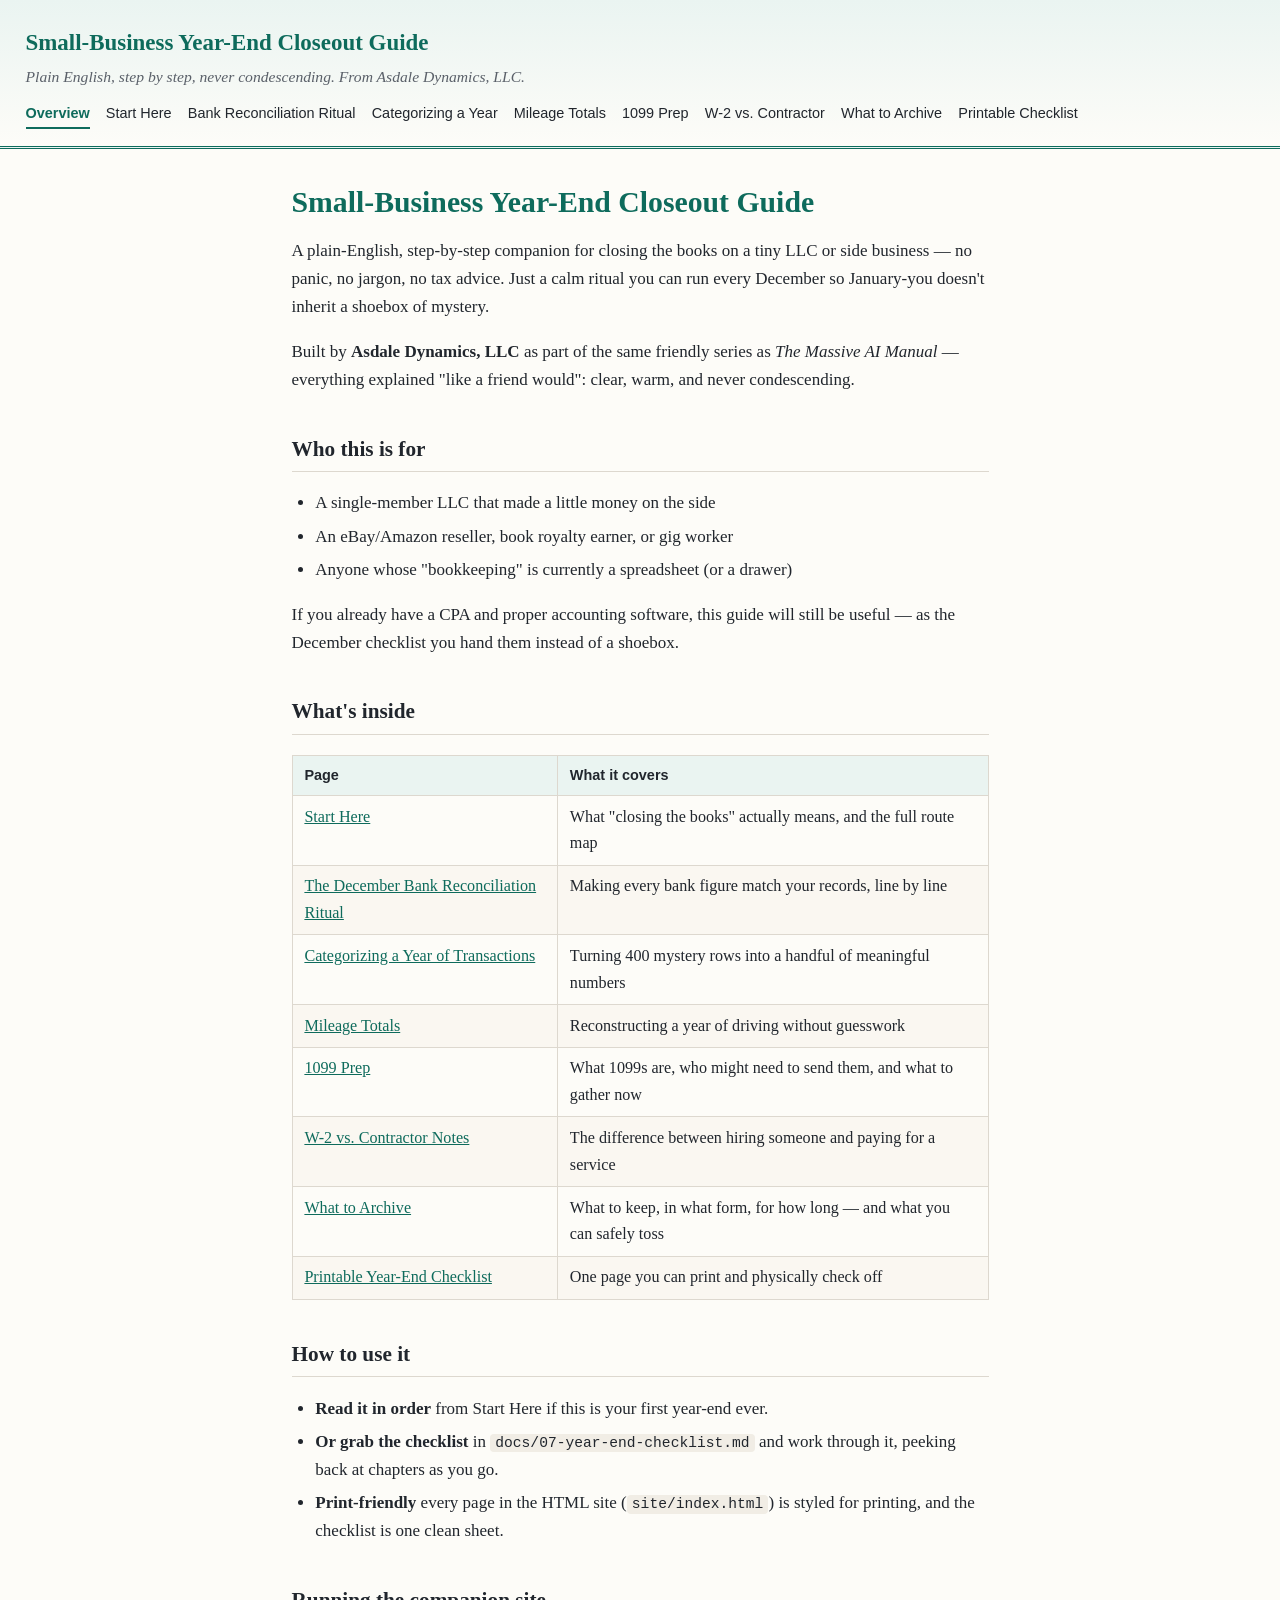
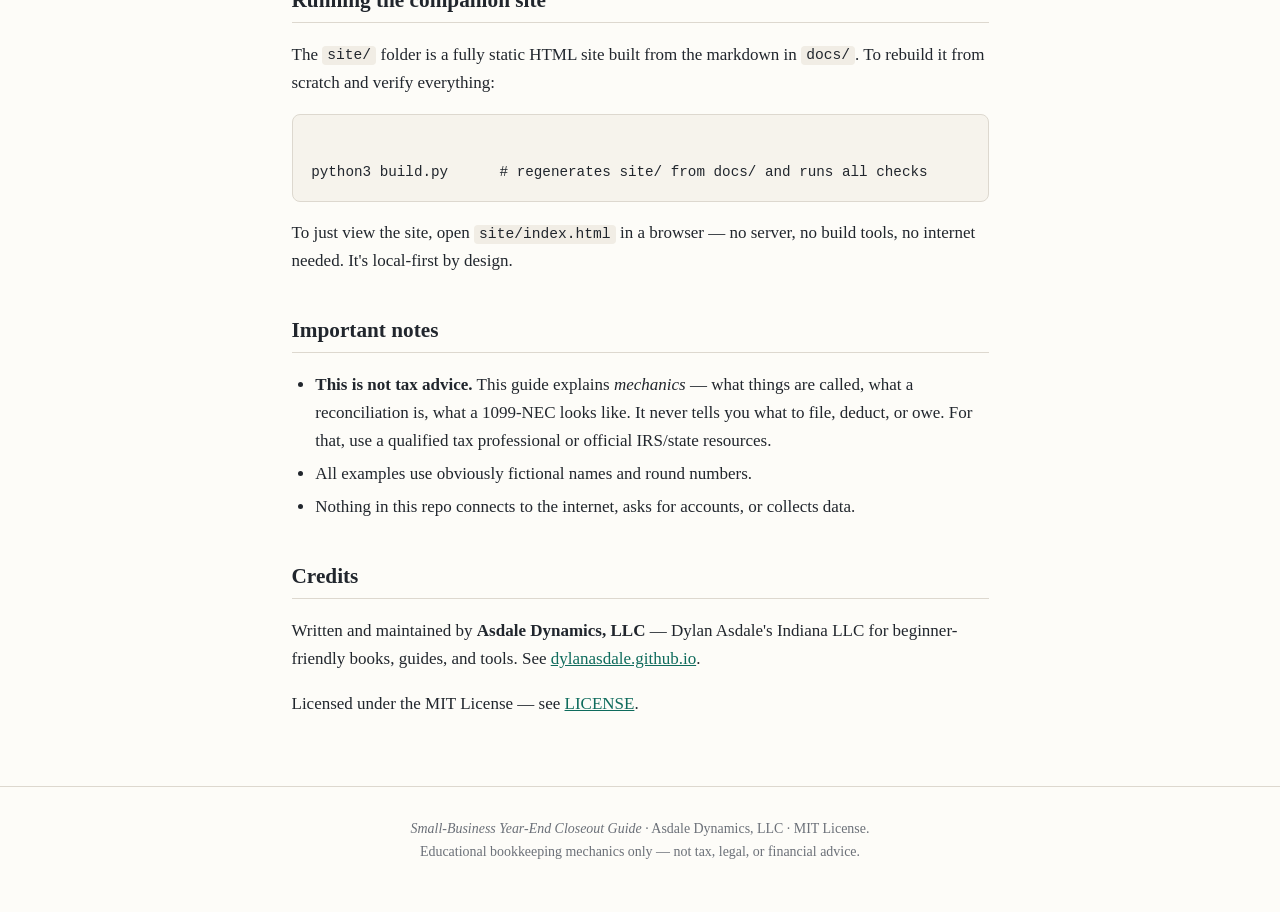
<file: site/index.html>
<!DOCTYPE html>
<html lang="en">
<head>
<meta charset="utf-8">
<meta name="viewport" content="width=device-width, initial-scale=1">
<title>Overview | Small-Business Year-End Closeout Guide</title>
<meta name="description" content="A plain-English year-end closeout ritual for tiny LLCs and side businesses. Bookkeeping mechanics only, not tax advice.">
<link rel="stylesheet" href="style.css">
</head>
<body>
<header class="site-head">
  <p class="masthead"><a href="index.html">Small-Business Year-End Closeout Guide</a></p>
  <p class="tagline">Plain English, step by step, never condescending. From Asdale Dynamics, LLC.</p>
  <nav aria-label="Chapters"><a href="index.html" aria-current="page">Overview</a><a href="00-start-here.html">Start Here</a><a href="01-bank-reconciliation-december-ritual.html">Bank Reconciliation Ritual</a><a href="02-categorizing-a-year-of-transactions.html">Categorizing a Year</a><a href="03-mileage-totals.html">Mileage Totals</a><a href="04-1099-prep.html">1099 Prep</a><a href="05-w2-vs-contractor-notes.html">W-2 vs. Contractor</a><a href="06-what-to-archive.html">What to Archive</a><a href="07-year-end-checklist.html">Printable Checklist</a></nav>
</header>
<main>
<article>
<h1>Small-Business Year-End Closeout Guide</h1>
<p>A plain-English, step-by-step companion for closing the books on a tiny LLC or side business — no panic, no jargon, no tax advice. Just a calm ritual you can run every December so January-you doesn't inherit a shoebox of mystery.</p>
<p>Built by <strong>Asdale Dynamics, LLC</strong> as part of the same friendly series as <em>The Massive AI Manual</em> — everything explained "like a friend would": clear, warm, and never condescending.</p>
<h2>Who this is for</h2>
<ul>
<li>A single-member LLC that made a little money on the side</li>
<li>An eBay/Amazon reseller, book royalty earner, or gig worker</li>
<li>Anyone whose "bookkeeping" is currently a spreadsheet (or a drawer)</li>
</ul>
<p>If you already have a CPA and proper accounting software, this guide will still be useful — as the December checklist you hand them instead of a shoebox.</p>
<h2>What's inside</h2>
<table><thead><tr>
<th>Page</th>
<th>What it covers</th>
</tr></thead><tbody>
<tr><td><a href="00-start-here.html">Start Here</a></td><td>What "closing the books" actually means, and the full route map</td></tr>
<tr><td><a href="01-bank-reconciliation-december-ritual.html">The December Bank Reconciliation Ritual</a></td><td>Making every bank figure match your records, line by line</td></tr>
<tr><td><a href="02-categorizing-a-year-of-transactions.html">Categorizing a Year of Transactions</a></td><td>Turning 400 mystery rows into a handful of meaningful numbers</td></tr>
<tr><td><a href="03-mileage-totals.html">Mileage Totals</a></td><td>Reconstructing a year of driving without guesswork</td></tr>
<tr><td><a href="04-1099-prep.html">1099 Prep</a></td><td>What 1099s are, who might need to send them, and what to gather now</td></tr>
<tr><td><a href="05-w2-vs-contractor-notes.html">W-2 vs. Contractor Notes</a></td><td>The difference between hiring someone and paying for a service</td></tr>
<tr><td><a href="06-what-to-archive.html">What to Archive</a></td><td>What to keep, in what form, for how long — and what you can safely toss</td></tr>
<tr><td><a href="07-year-end-checklist.html">Printable Year-End Checklist</a></td><td>One page you can print and physically check off</td></tr>
</tbody></table>
<h2>How to use it</h2>
<ul>
<li><strong>Read it in order</strong> from Start Here if this is your first year-end ever.</li>
<li><strong>Or grab the checklist</strong> in <code>docs/07-year-end-checklist.md</code> and work through it, peeking back at chapters as you go.</li>
<li><strong>Print-friendly</strong> every page in the HTML site (<code>site/index.html</code>) is styled for printing, and the checklist is one clean sheet.</li>
</ul>
<h2>Running the companion site</h2>
<p>The <code>site/</code> folder is a fully static HTML site built from the markdown in <code>docs/</code>. To rebuild it from scratch and verify everything:</p>
<pre><code>
python3 build.py      # regenerates site/ from docs/ and runs all checks
</code></pre>
<p>To just view the site, open <code>site/index.html</code> in a browser — no server, no build tools, no internet needed. It's local-first by design.</p>
<h2>Important notes</h2>
<ul>
<li><strong>This is not tax advice.</strong> This guide explains <em>mechanics</em> — what things are called, what a reconciliation is, what a 1099-NEC looks like. It never tells you what to file, deduct, or owe. For that, use a qualified tax professional or official IRS/state resources.</li>
<li>All examples use obviously fictional names and round numbers.</li>
<li>Nothing in this repo connects to the internet, asks for accounts, or collects data.</li>
</ul>
<h2>Credits</h2>
<p>Written and maintained by <strong>Asdale Dynamics, LLC</strong> — Dylan Asdale's Indiana LLC for beginner-friendly books, guides, and tools. See <a href="https://dylanasdale.github.io">dylanasdale.github.io</a>.</p>
<p>Licensed under the MIT License — see <a href="LICENSE">LICENSE</a>.</p>
</article>
</main>
<footer>
<p><em>Small-Business Year-End Closeout Guide</em> · Asdale Dynamics, LLC · MIT License.<br>
Educational bookkeeping mechanics only — not tax, legal, or financial advice.</p>
</footer>
</body>
</html>
</file>
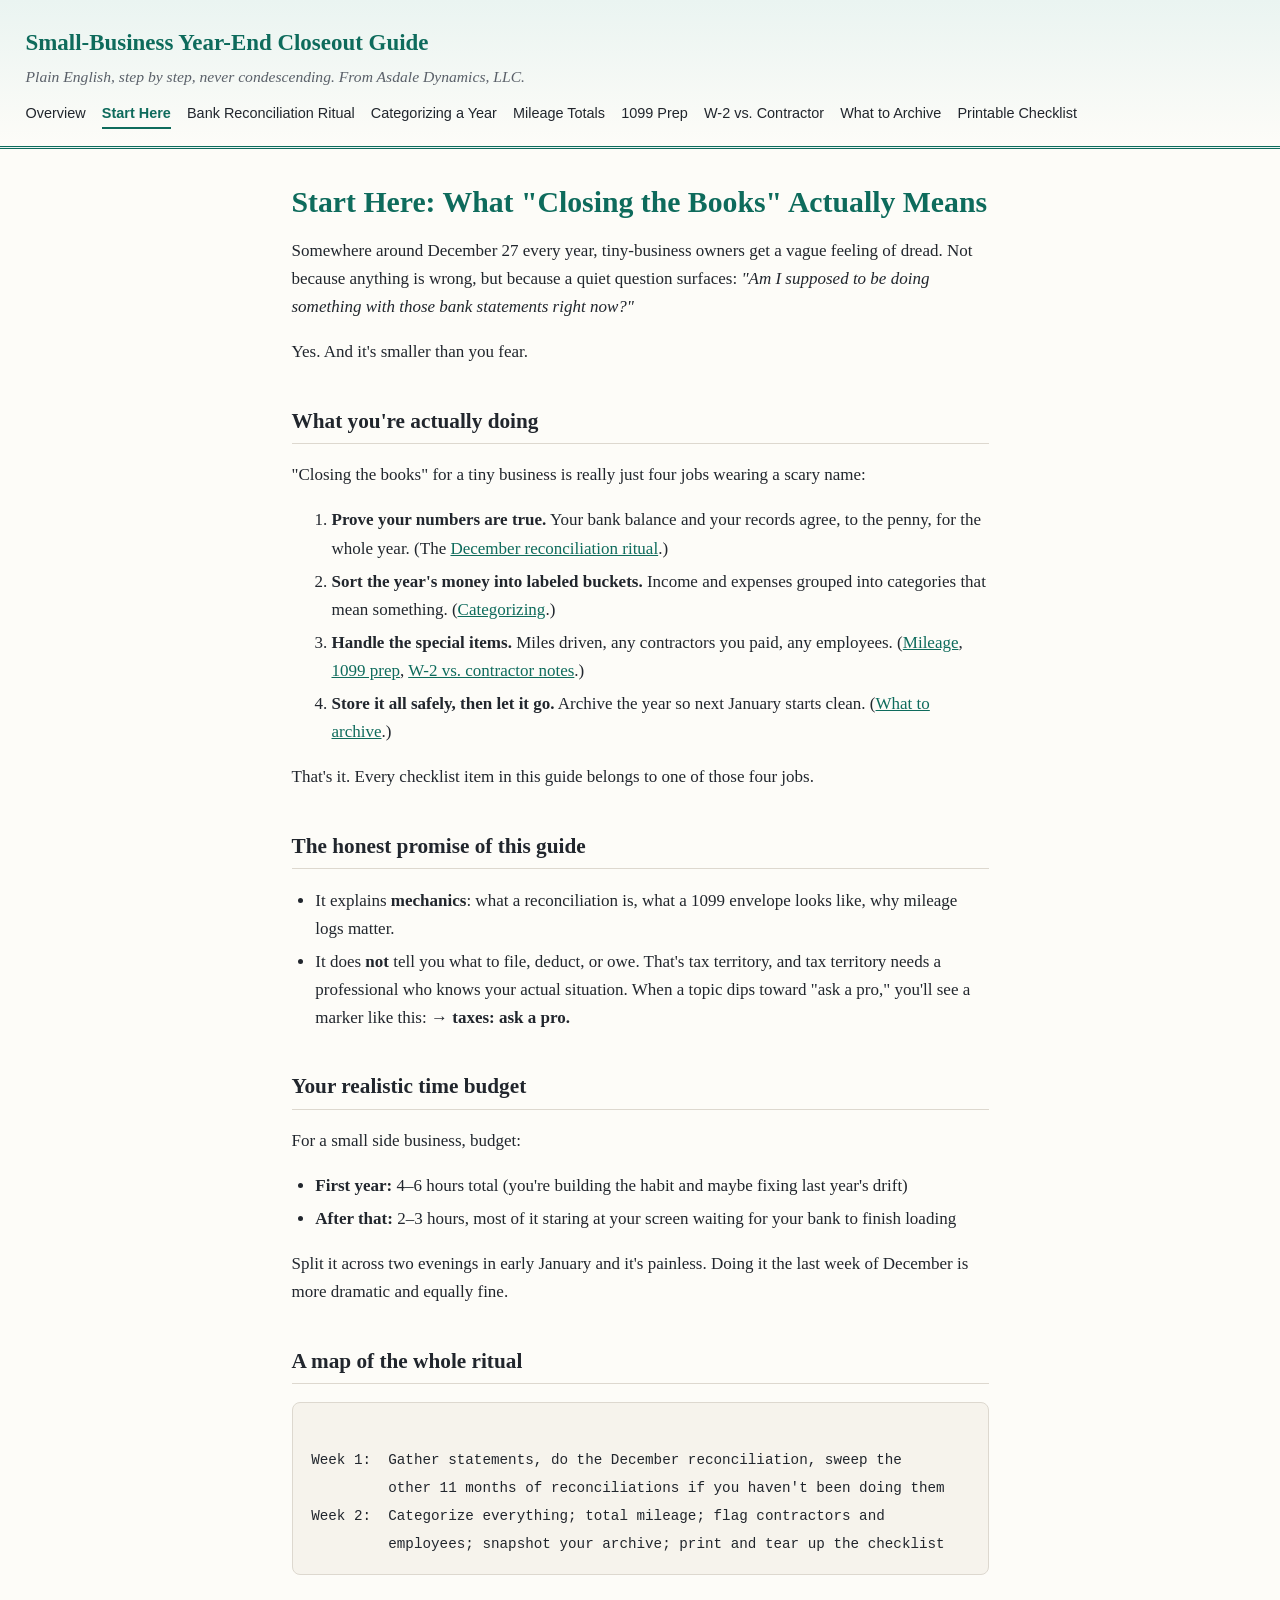
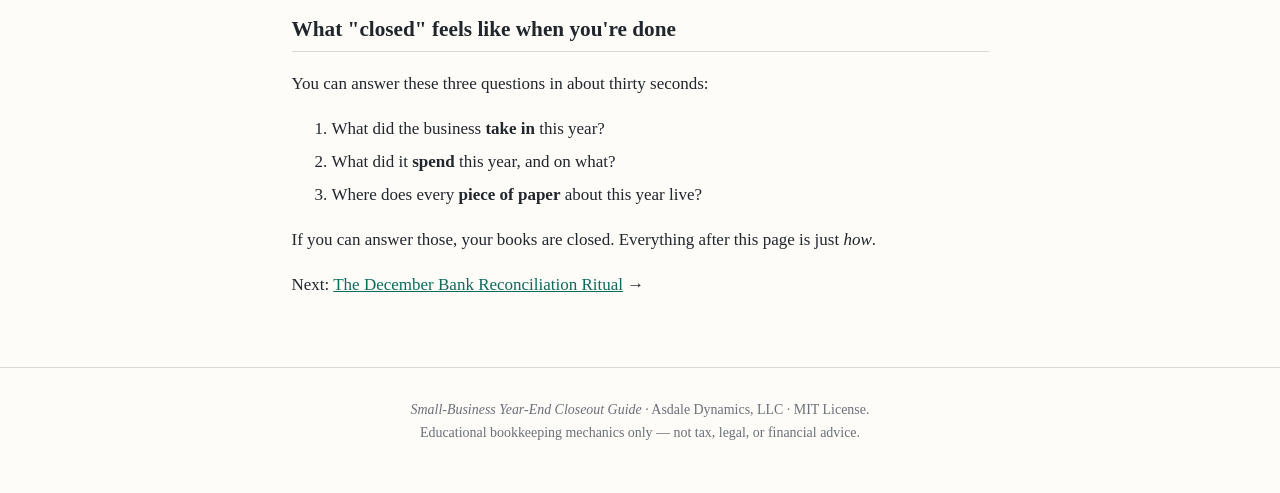
<file: site/00-start-here.html>
<!DOCTYPE html>
<html lang="en">
<head>
<meta charset="utf-8">
<meta name="viewport" content="width=device-width, initial-scale=1">
<title>Start Here | Small-Business Year-End Closeout Guide</title>
<meta name="description" content="A plain-English year-end closeout ritual for tiny LLCs and side businesses. Bookkeeping mechanics only, not tax advice.">
<link rel="stylesheet" href="style.css">
</head>
<body>
<header class="site-head">
  <p class="masthead"><a href="index.html">Small-Business Year-End Closeout Guide</a></p>
  <p class="tagline">Plain English, step by step, never condescending. From Asdale Dynamics, LLC.</p>
  <nav aria-label="Chapters"><a href="index.html">Overview</a><a href="00-start-here.html" aria-current="page">Start Here</a><a href="01-bank-reconciliation-december-ritual.html">Bank Reconciliation Ritual</a><a href="02-categorizing-a-year-of-transactions.html">Categorizing a Year</a><a href="03-mileage-totals.html">Mileage Totals</a><a href="04-1099-prep.html">1099 Prep</a><a href="05-w2-vs-contractor-notes.html">W-2 vs. Contractor</a><a href="06-what-to-archive.html">What to Archive</a><a href="07-year-end-checklist.html">Printable Checklist</a></nav>
</header>
<main>
<article>
<h1>Start Here: What "Closing the Books" Actually Means</h1>
<p>Somewhere around December 27 every year, tiny-business owners get a vague feeling of dread. Not because anything is wrong, but because a quiet question surfaces: <em>"Am I supposed to be doing something with those bank statements right now?"</em></p>
<p>Yes. And it's smaller than you fear.</p>
<h2>What you're actually doing</h2>
<p>"Closing the books" for a tiny business is really just four jobs wearing a scary name:</p>
<ol>
<li><strong>Prove your numbers are true.</strong> Your bank balance and your records agree, to the penny, for the whole year. (The <a href="01-bank-reconciliation-december-ritual.html">December reconciliation ritual</a>.)</li>
<li><strong>Sort the year's money into labeled buckets.</strong> Income and expenses grouped into categories that mean something. (<a href="02-categorizing-a-year-of-transactions.html">Categorizing</a>.)</li>
<li><strong>Handle the special items.</strong> Miles driven, any contractors you paid, any employees. (<a href="03-mileage-totals.html">Mileage</a>, <a href="04-1099-prep.html">1099 prep</a>, <a href="05-w2-vs-contractor-notes.html">W-2 vs. contractor notes</a>.)</li>
<li><strong>Store it all safely, then let it go.</strong> Archive the year so next January starts clean. (<a href="06-what-to-archive.html">What to archive</a>.)</li>
</ol>
<p>That's it. Every checklist item in this guide belongs to one of those four jobs.</p>
<h2>The honest promise of this guide</h2>
<ul>
<li>It explains <strong>mechanics</strong>: what a reconciliation is, what a 1099 envelope looks like, why mileage logs matter.</li>
<li>It does <strong>not</strong> tell you what to file, deduct, or owe. That's tax territory, and tax territory needs a professional who knows your actual situation. When a topic dips toward "ask a pro," you'll see a marker like this: <strong>→ taxes: ask a pro.</strong></li>
</ul>
<h2>Your realistic time budget</h2>
<p>For a small side business, budget:</p>
<ul>
<li><strong>First year:</strong> 4–6 hours total (you're building the habit and maybe fixing last year's drift)</li>
<li><strong>After that:</strong> 2–3 hours, most of it staring at your screen waiting for your bank to finish loading</li>
</ul>
<p>Split it across two evenings in early January and it's painless. Doing it the last week of December is more dramatic and equally fine.</p>
<h2>A map of the whole ritual</h2>
<pre><code>
Week 1:  Gather statements, do the December reconciliation, sweep the
         other 11 months of reconciliations if you haven&#x27;t been doing them
Week 2:  Categorize everything; total mileage; flag contractors and
         employees; snapshot your archive; print and tear up the checklist
</code></pre>
<h2>What "closed" feels like when you're done</h2>
<p>You can answer these three questions in about thirty seconds:</p>
<ol>
<li>What did the business <strong>take in</strong> this year?</li>
<li>What did it <strong>spend</strong> this year, and on what?</li>
<li>Where does every <strong>piece of paper</strong> about this year live?</li>
</ol>
<p>If you can answer those, your books are closed. Everything after this page is just <em>how</em>.</p>
<p>Next: <a href="01-bank-reconciliation-december-ritual.html">The December Bank Reconciliation Ritual</a> →</p>
</article>
</main>
<footer>
<p><em>Small-Business Year-End Closeout Guide</em> · Asdale Dynamics, LLC · MIT License.<br>
Educational bookkeeping mechanics only — not tax, legal, or financial advice.</p>
</footer>
</body>
</html>
</file>
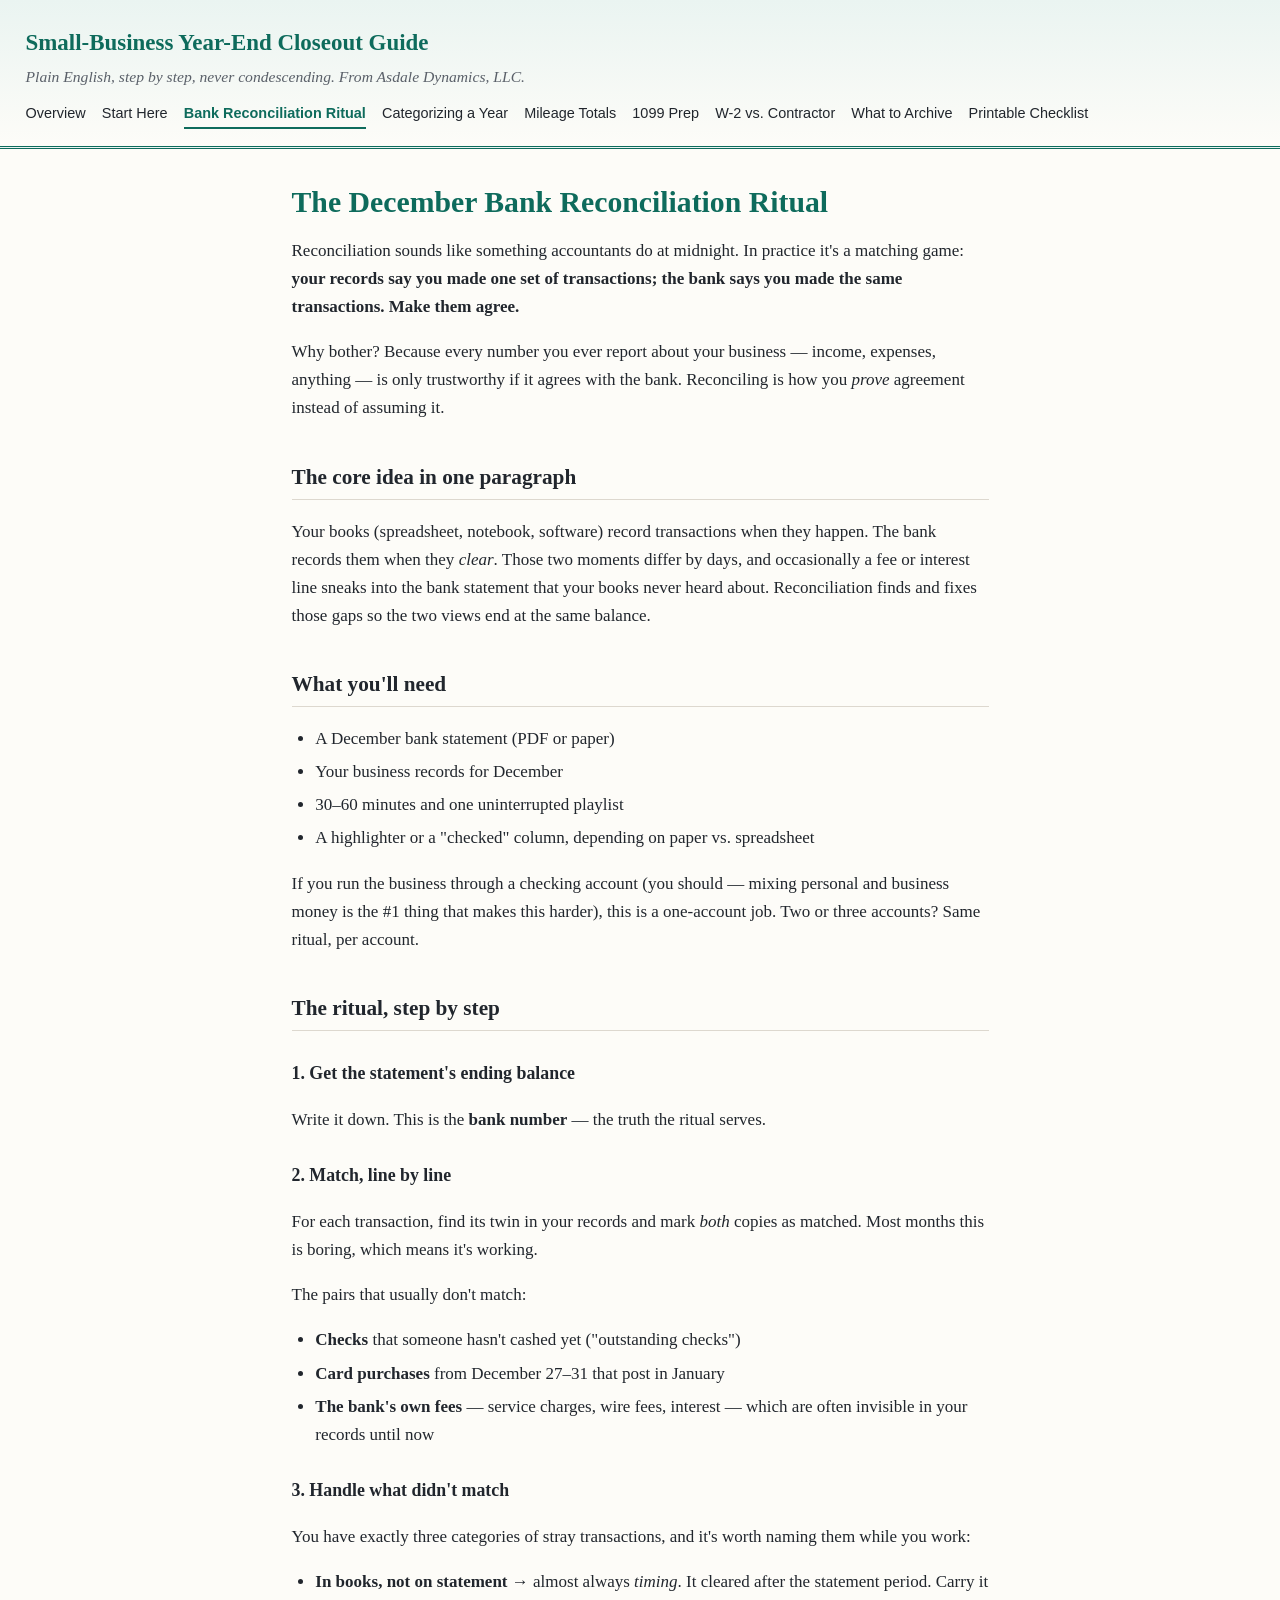
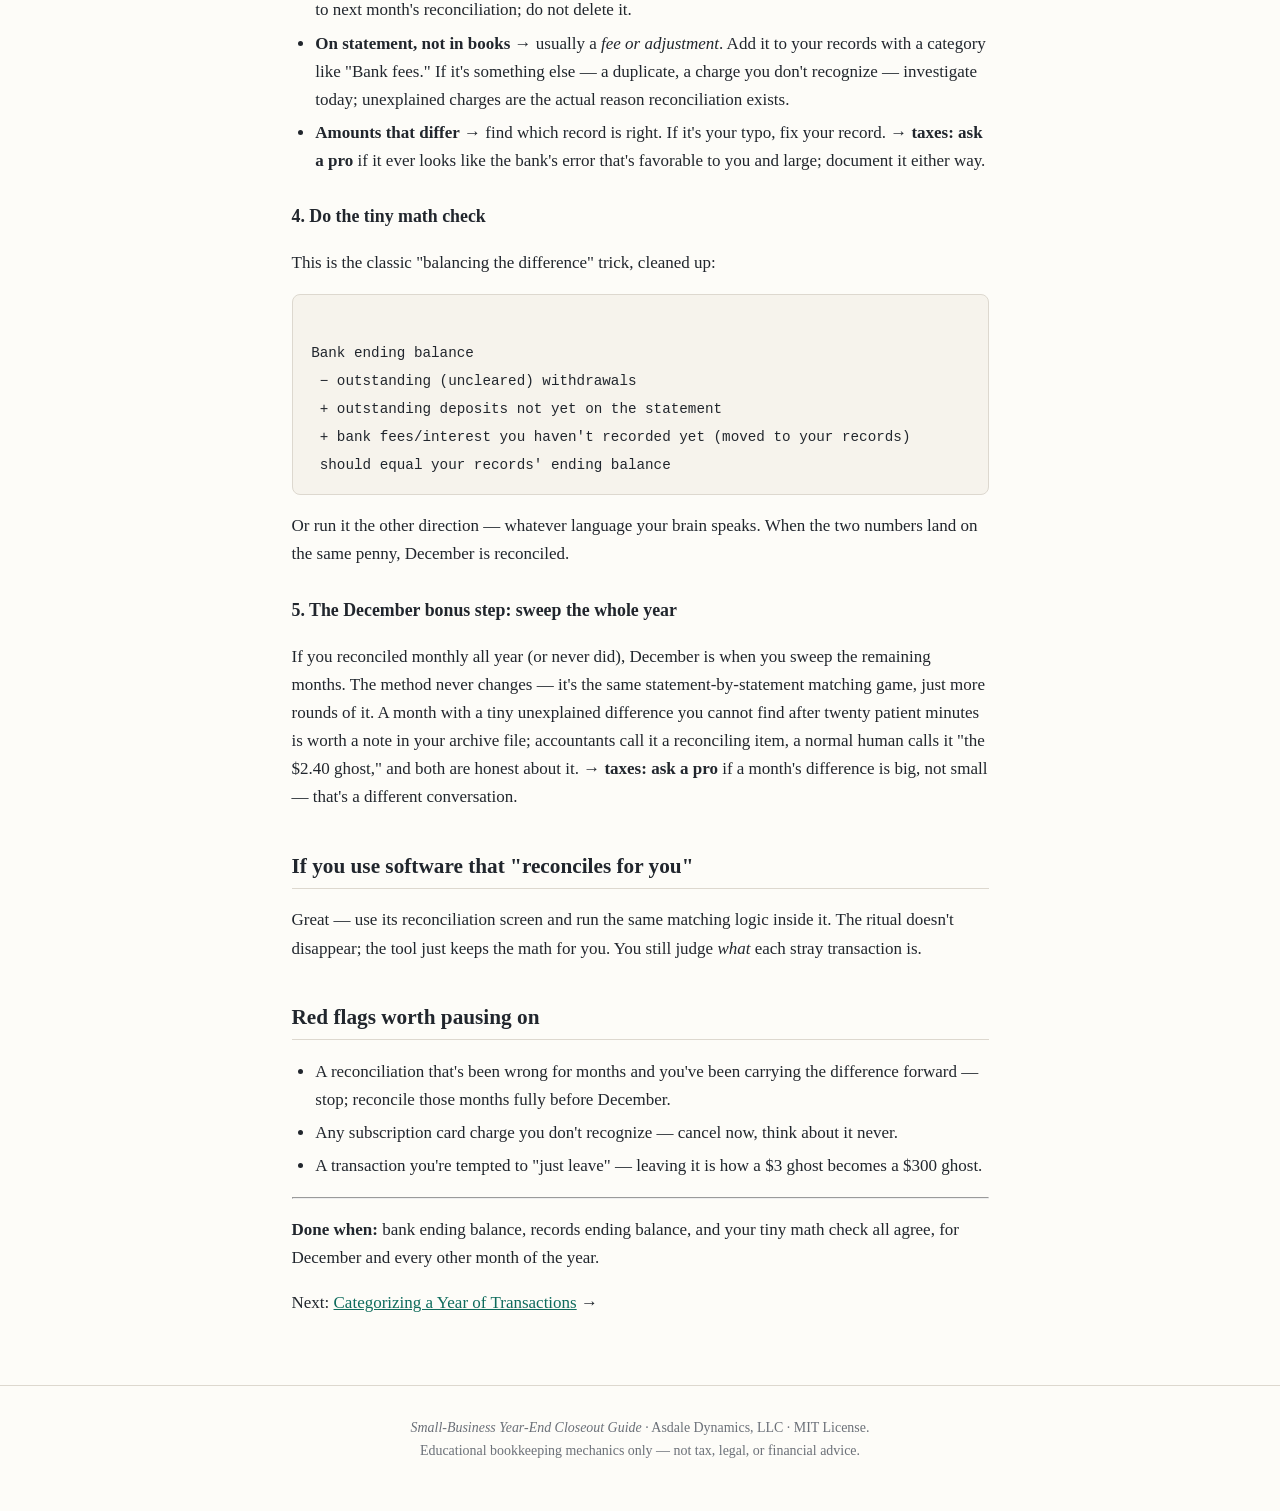
<file: site/01-bank-reconciliation-december-ritual.html>
<!DOCTYPE html>
<html lang="en">
<head>
<meta charset="utf-8">
<meta name="viewport" content="width=device-width, initial-scale=1">
<title>Bank Reconciliation Ritual | Small-Business Year-End Closeout Guide</title>
<meta name="description" content="A plain-English year-end closeout ritual for tiny LLCs and side businesses. Bookkeeping mechanics only, not tax advice.">
<link rel="stylesheet" href="style.css">
</head>
<body>
<header class="site-head">
  <p class="masthead"><a href="index.html">Small-Business Year-End Closeout Guide</a></p>
  <p class="tagline">Plain English, step by step, never condescending. From Asdale Dynamics, LLC.</p>
  <nav aria-label="Chapters"><a href="index.html">Overview</a><a href="00-start-here.html">Start Here</a><a href="01-bank-reconciliation-december-ritual.html" aria-current="page">Bank Reconciliation Ritual</a><a href="02-categorizing-a-year-of-transactions.html">Categorizing a Year</a><a href="03-mileage-totals.html">Mileage Totals</a><a href="04-1099-prep.html">1099 Prep</a><a href="05-w2-vs-contractor-notes.html">W-2 vs. Contractor</a><a href="06-what-to-archive.html">What to Archive</a><a href="07-year-end-checklist.html">Printable Checklist</a></nav>
</header>
<main>
<article>
<h1>The December Bank Reconciliation Ritual</h1>
<p>Reconciliation sounds like something accountants do at midnight. In practice it's a matching game: <strong>your records say you made one set of transactions; the bank says you made the same transactions. Make them agree.</strong></p>
<p>Why bother? Because every number you ever report about your business — income, expenses, anything — is only trustworthy if it agrees with the bank. Reconciling is how you <em>prove</em> agreement instead of assuming it.</p>
<h2>The core idea in one paragraph</h2>
<p>Your books (spreadsheet, notebook, software) record transactions when they happen. The bank records them when they <em>clear</em>. Those two moments differ by days, and occasionally a fee or interest line sneaks into the bank statement that your books never heard about. Reconciliation finds and fixes those gaps so the two views end at the same balance.</p>
<h2>What you'll need</h2>
<ul>
<li>A December bank statement (PDF or paper)</li>
<li>Your business records for December</li>
<li>30–60 minutes and one uninterrupted playlist</li>
<li>A highlighter or a "checked" column, depending on paper vs. spreadsheet</li>
</ul>
<p>If you run the business through a checking account (you should — mixing personal and business money is the #1 thing that makes this harder), this is a one-account job. Two or three accounts? Same ritual, per account.</p>
<h2>The ritual, step by step</h2>
<h3>1. Get the statement's ending balance</h3>
<p>Write it down. This is the <strong>bank number</strong> — the truth the ritual serves.</p>
<h3>2. Match, line by line</h3>
<p>For each transaction, find its twin in your records and mark <em>both</em> copies as matched. Most months this is boring, which means it's working.</p>
<p>The pairs that usually don't match:</p>
<ul>
<li><strong>Checks</strong> that someone hasn't cashed yet ("outstanding checks")</li>
<li><strong>Card purchases</strong> from December 27–31 that post in January</li>
<li><strong>The bank's own fees</strong> — service charges, wire fees, interest — which are often invisible in your records until now</li>
</ul>
<h3>3. Handle what didn't match</h3>
<p>You have exactly three categories of stray transactions, and it's worth naming them while you work:</p>
<ul>
<li><strong>In books, not on statement</strong> → almost always <em>timing</em>. It cleared after the statement period. Carry it to next month's reconciliation; do not delete it.</li>
<li><strong>On statement, not in books</strong> → usually a <em>fee or adjustment</em>. Add it to your records with a category like "Bank fees." If it's something else — a duplicate, a charge you don't recognize — investigate today; unexplained charges are the actual reason reconciliation exists.</li>
<li><strong>Amounts that differ</strong> → find which record is right. If it's your typo, fix your record. <strong>→ taxes: ask a pro</strong> if it ever looks like the bank's error that's favorable to you and large; document it either way.</li>
</ul>
<h3>4. Do the tiny math check</h3>
<p>This is the classic "balancing the difference" trick, cleaned up:</p>
<pre><code>
Bank ending balance
 − outstanding (uncleared) withdrawals
 + outstanding deposits not yet on the statement
 + bank fees/interest you haven&#x27;t recorded yet (moved to your records)
 should equal your records&#x27; ending balance
</code></pre>
<p>Or run it the other direction — whatever language your brain speaks. When the two numbers land on the same penny, December is reconciled.</p>
<h3>5. The December bonus step: sweep the whole year</h3>
<p>If you reconciled monthly all year (or never did), December is when you sweep the remaining months. The method never changes — it's the same statement-by-statement matching game, just more rounds of it. A month with a tiny unexplained difference you cannot find after twenty patient minutes is worth a note in your archive file; accountants call it a reconciling item, a normal human calls it "the $2.40 ghost," and both are honest about it. <strong>→ taxes: ask a pro</strong> if a month's difference is big, not small — that's a different conversation.</p>
<h2>If you use software that "reconciles for you"</h2>
<p>Great — use its reconciliation screen and run the same matching logic inside it. The ritual doesn't disappear; the tool just keeps the math for you. You still judge <em>what</em> each stray transaction is.</p>
<h2>Red flags worth pausing on</h2>
<ul>
<li>A reconciliation that's been wrong for months and you've been carrying the difference forward — stop; reconcile those months fully before December.</li>
<li>Any subscription card charge you don't recognize — cancel now, think about it never.</li>
<li>A transaction you're tempted to "just leave" — leaving it is how a $3 ghost becomes a $300 ghost.</li>
</ul>
<hr>
<p><strong>Done when:</strong> bank ending balance, records ending balance, and your tiny math check all agree, for December and every other month of the year.</p>
<p>Next: <a href="02-categorizing-a-year-of-transactions.html">Categorizing a Year of Transactions</a> →</p>
</article>
</main>
<footer>
<p><em>Small-Business Year-End Closeout Guide</em> · Asdale Dynamics, LLC · MIT License.<br>
Educational bookkeeping mechanics only — not tax, legal, or financial advice.</p>
</footer>
</body>
</html>
</file>
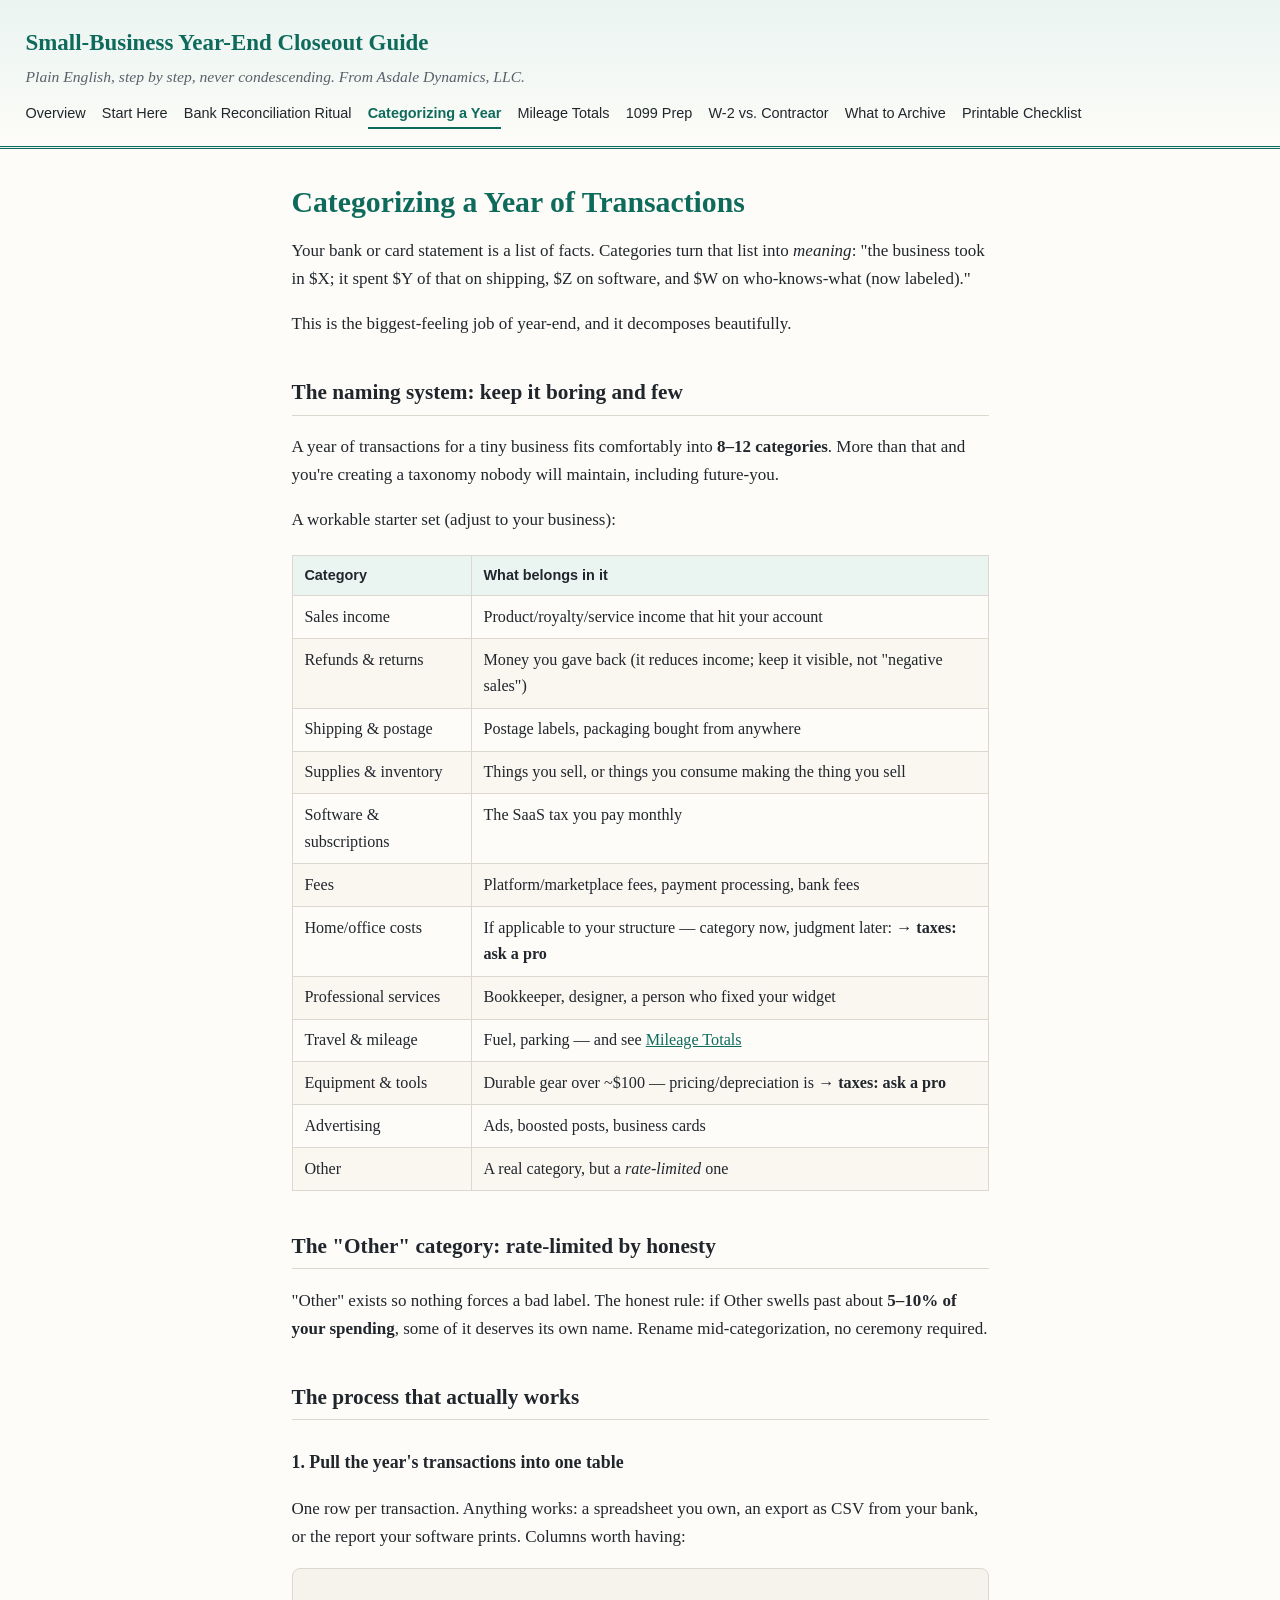
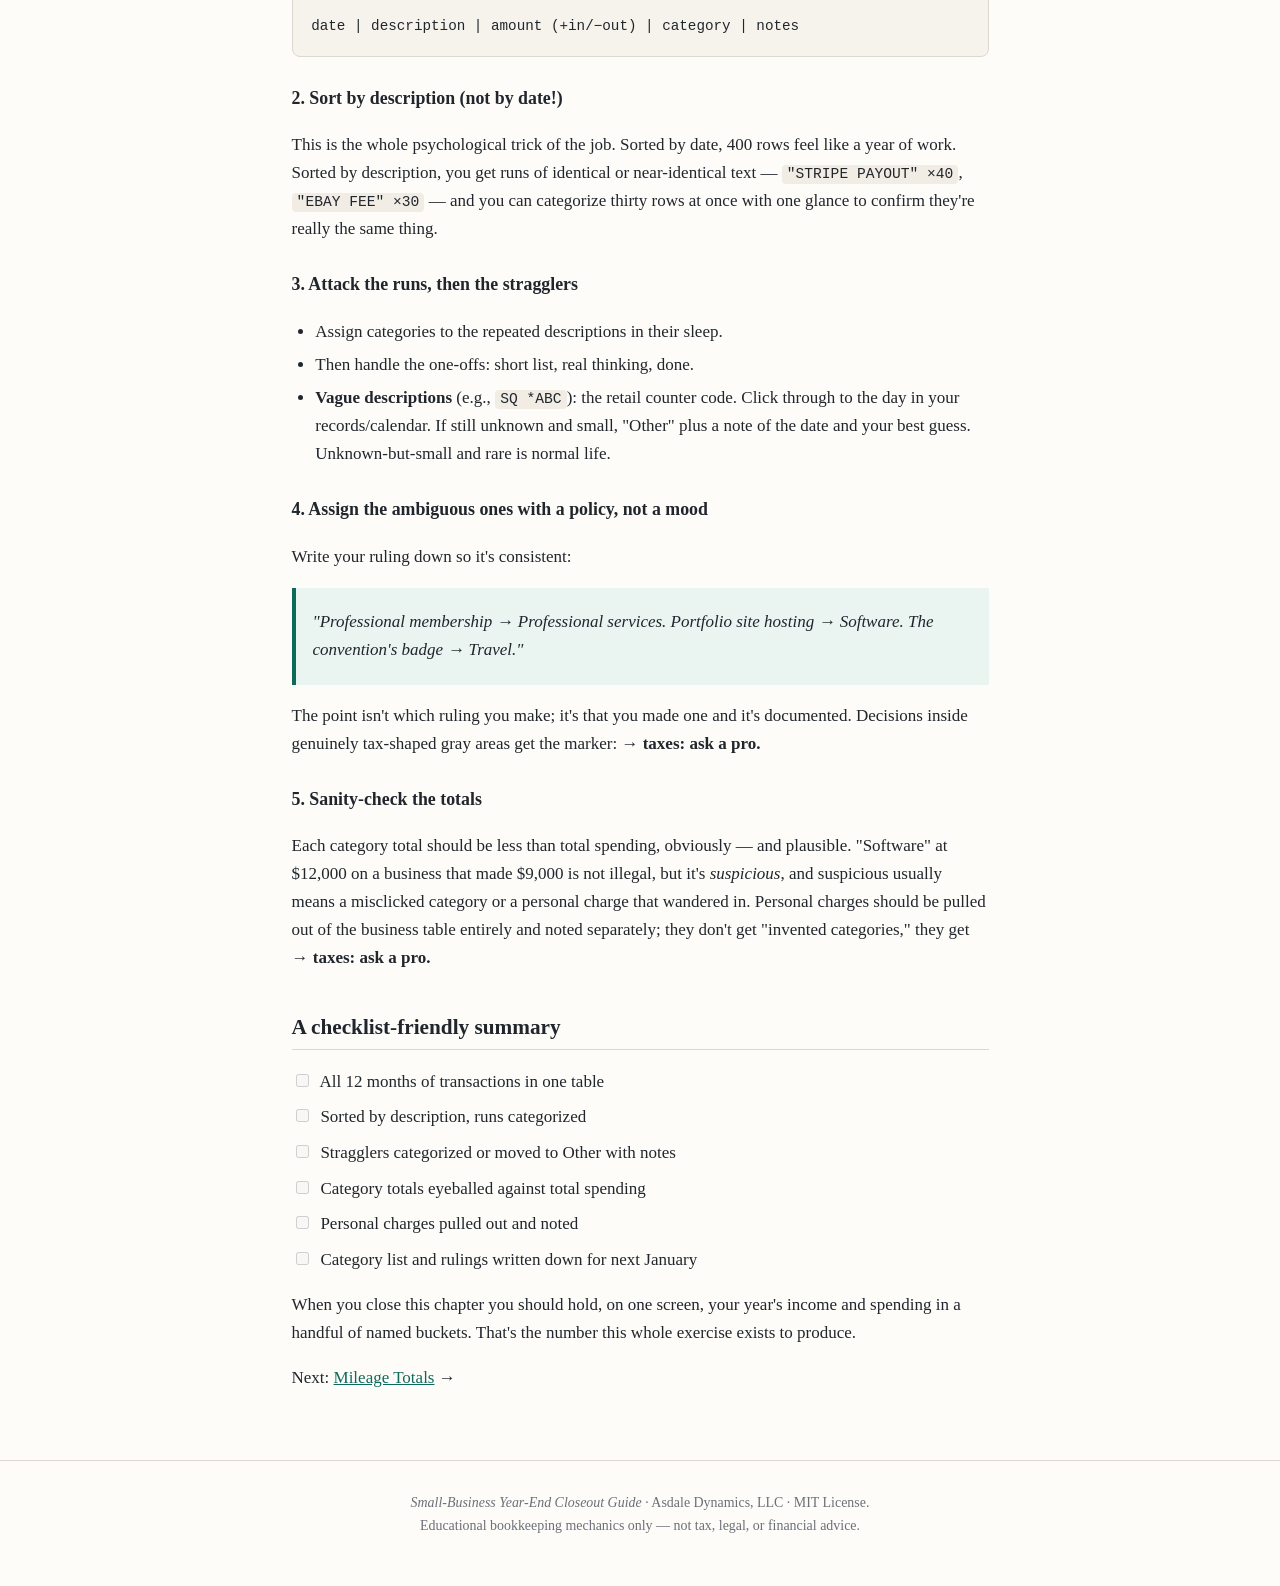
<file: site/02-categorizing-a-year-of-transactions.html>
<!DOCTYPE html>
<html lang="en">
<head>
<meta charset="utf-8">
<meta name="viewport" content="width=device-width, initial-scale=1">
<title>Categorizing a Year | Small-Business Year-End Closeout Guide</title>
<meta name="description" content="A plain-English year-end closeout ritual for tiny LLCs and side businesses. Bookkeeping mechanics only, not tax advice.">
<link rel="stylesheet" href="style.css">
</head>
<body>
<header class="site-head">
  <p class="masthead"><a href="index.html">Small-Business Year-End Closeout Guide</a></p>
  <p class="tagline">Plain English, step by step, never condescending. From Asdale Dynamics, LLC.</p>
  <nav aria-label="Chapters"><a href="index.html">Overview</a><a href="00-start-here.html">Start Here</a><a href="01-bank-reconciliation-december-ritual.html">Bank Reconciliation Ritual</a><a href="02-categorizing-a-year-of-transactions.html" aria-current="page">Categorizing a Year</a><a href="03-mileage-totals.html">Mileage Totals</a><a href="04-1099-prep.html">1099 Prep</a><a href="05-w2-vs-contractor-notes.html">W-2 vs. Contractor</a><a href="06-what-to-archive.html">What to Archive</a><a href="07-year-end-checklist.html">Printable Checklist</a></nav>
</header>
<main>
<article>
<h1>Categorizing a Year of Transactions</h1>
<p>Your bank or card statement is a list of facts. Categories turn that list into <em>meaning</em>: "the business took in $X; it spent $Y of that on shipping, $Z on software, and $W on who-knows-what (now labeled)."</p>
<p>This is the biggest-feeling job of year-end, and it decomposes beautifully.</p>
<h2>The naming system: keep it boring and few</h2>
<p>A year of transactions for a tiny business fits comfortably into <strong>8–12 categories</strong>. More than that and you're creating a taxonomy nobody will maintain, including future-you.</p>
<p>A workable starter set (adjust to your business):</p>
<table><thead><tr>
<th>Category</th>
<th>What belongs in it</th>
</tr></thead><tbody>
<tr><td>Sales income</td><td>Product/royalty/service income that hit your account</td></tr>
<tr><td>Refunds &amp; returns</td><td>Money you gave back (it reduces income; keep it visible, not "negative sales")</td></tr>
<tr><td>Shipping &amp; postage</td><td>Postage labels, packaging bought from anywhere</td></tr>
<tr><td>Supplies &amp; inventory</td><td>Things you sell, or things you consume making the thing you sell</td></tr>
<tr><td>Software &amp; subscriptions</td><td>The SaaS tax you pay monthly</td></tr>
<tr><td>Fees</td><td>Platform/marketplace fees, payment processing, bank fees</td></tr>
<tr><td>Home/office costs</td><td>If applicable to your structure — category now, judgment later: <strong>→ taxes: ask a pro</strong></td></tr>
<tr><td>Professional services</td><td>Bookkeeper, designer, a person who fixed your widget</td></tr>
<tr><td>Travel &amp; mileage</td><td>Fuel, parking — and see <a href="03-mileage-totals.html">Mileage Totals</a></td></tr>
<tr><td>Equipment &amp; tools</td><td>Durable gear over ~$100 — pricing/depreciation is <strong>→ taxes: ask a pro</strong></td></tr>
<tr><td>Advertising</td><td>Ads, boosted posts, business cards</td></tr>
<tr><td>Other</td><td>A real category, but a <em>rate-limited</em> one</td></tr>
</tbody></table>
<h2>The "Other" category: rate-limited by honesty</h2>
<p>"Other" exists so nothing forces a bad label. The honest rule: if Other swells past about <strong>5–10% of your spending</strong>, some of it deserves its own name. Rename mid-categorization, no ceremony required.</p>
<h2>The process that actually works</h2>
<h3>1. Pull the year's transactions into one table</h3>
<p>One row per transaction. Anything works: a spreadsheet you own, an export as CSV from your bank, or the report your software prints. Columns worth having:</p>
<pre><code>
date | description | amount (+in/−out) | category | notes
</code></pre>
<h3>2. Sort by description (not by date!)</h3>
<p>This is the whole psychological trick of the job. Sorted by date, 400 rows feel like a year of work. Sorted by description, you get runs of identical or near-identical text — <code>"STRIPE PAYOUT" ×40</code>, <code>"EBAY FEE" ×30</code> — and you can categorize thirty rows at once with one glance to confirm they're really the same thing.</p>
<h3>3. Attack the runs, then the stragglers</h3>
<ul>
<li>Assign categories to the repeated descriptions in their sleep.</li>
<li>Then handle the one-offs: short list, real thinking, done.</li>
<li><strong>Vague descriptions</strong> (e.g., <code>SQ *ABC</code>): the retail counter code. Click through to the day in your records/calendar. If still unknown and small, "Other" plus a note of the date and your best guess. Unknown-but-small and rare is normal life.</li>
</ul>
<h3>4. Assign the ambiguous ones with a policy, not a mood</h3>
<p>Write your ruling down so it's consistent:</p>
<blockquote><p>"Professional membership → Professional services. Portfolio site hosting → Software. The convention's badge → Travel."</p></blockquote>
<p>The point isn't which ruling you make; it's that you made one and it's documented. Decisions inside genuinely tax-shaped gray areas get the marker: <strong>→ taxes: ask a pro.</strong></p>
<h3>5. Sanity-check the totals</h3>
<p>Each category total should be less than total spending, obviously — and plausible. "Software" at $12,000 on a business that made $9,000 is not illegal, but it's <em>suspicious</em>, and suspicious usually means a misclicked category or a personal charge that wandered in. Personal charges should be pulled out of the business table entirely and noted separately; they don't get "invented categories," they get <strong>→ taxes: ask a pro.</strong></p>
<h2>A checklist-friendly summary</h2>
<ul class="cb">
<li><label><input type="checkbox" disabled> All 12 months of transactions in one table</label></li>
<li><label><input type="checkbox" disabled> Sorted by description, runs categorized</label></li>
<li><label><input type="checkbox" disabled> Stragglers categorized or moved to Other with notes</label></li>
<li><label><input type="checkbox" disabled> Category totals eyeballed against total spending</label></li>
<li><label><input type="checkbox" disabled> Personal charges pulled out and noted</label></li>
<li><label><input type="checkbox" disabled> Category list and rulings written down for next January</label></li>
</ul>
<p>When you close this chapter you should hold, on one screen, your year's income and spending in a handful of named buckets. That's the number this whole exercise exists to produce.</p>
<p>Next: <a href="03-mileage-totals.html">Mileage Totals</a> →</p>
</article>
</main>
<footer>
<p><em>Small-Business Year-End Closeout Guide</em> · Asdale Dynamics, LLC · MIT License.<br>
Educational bookkeeping mechanics only — not tax, legal, or financial advice.</p>
</footer>
</body>
</html>
</file>
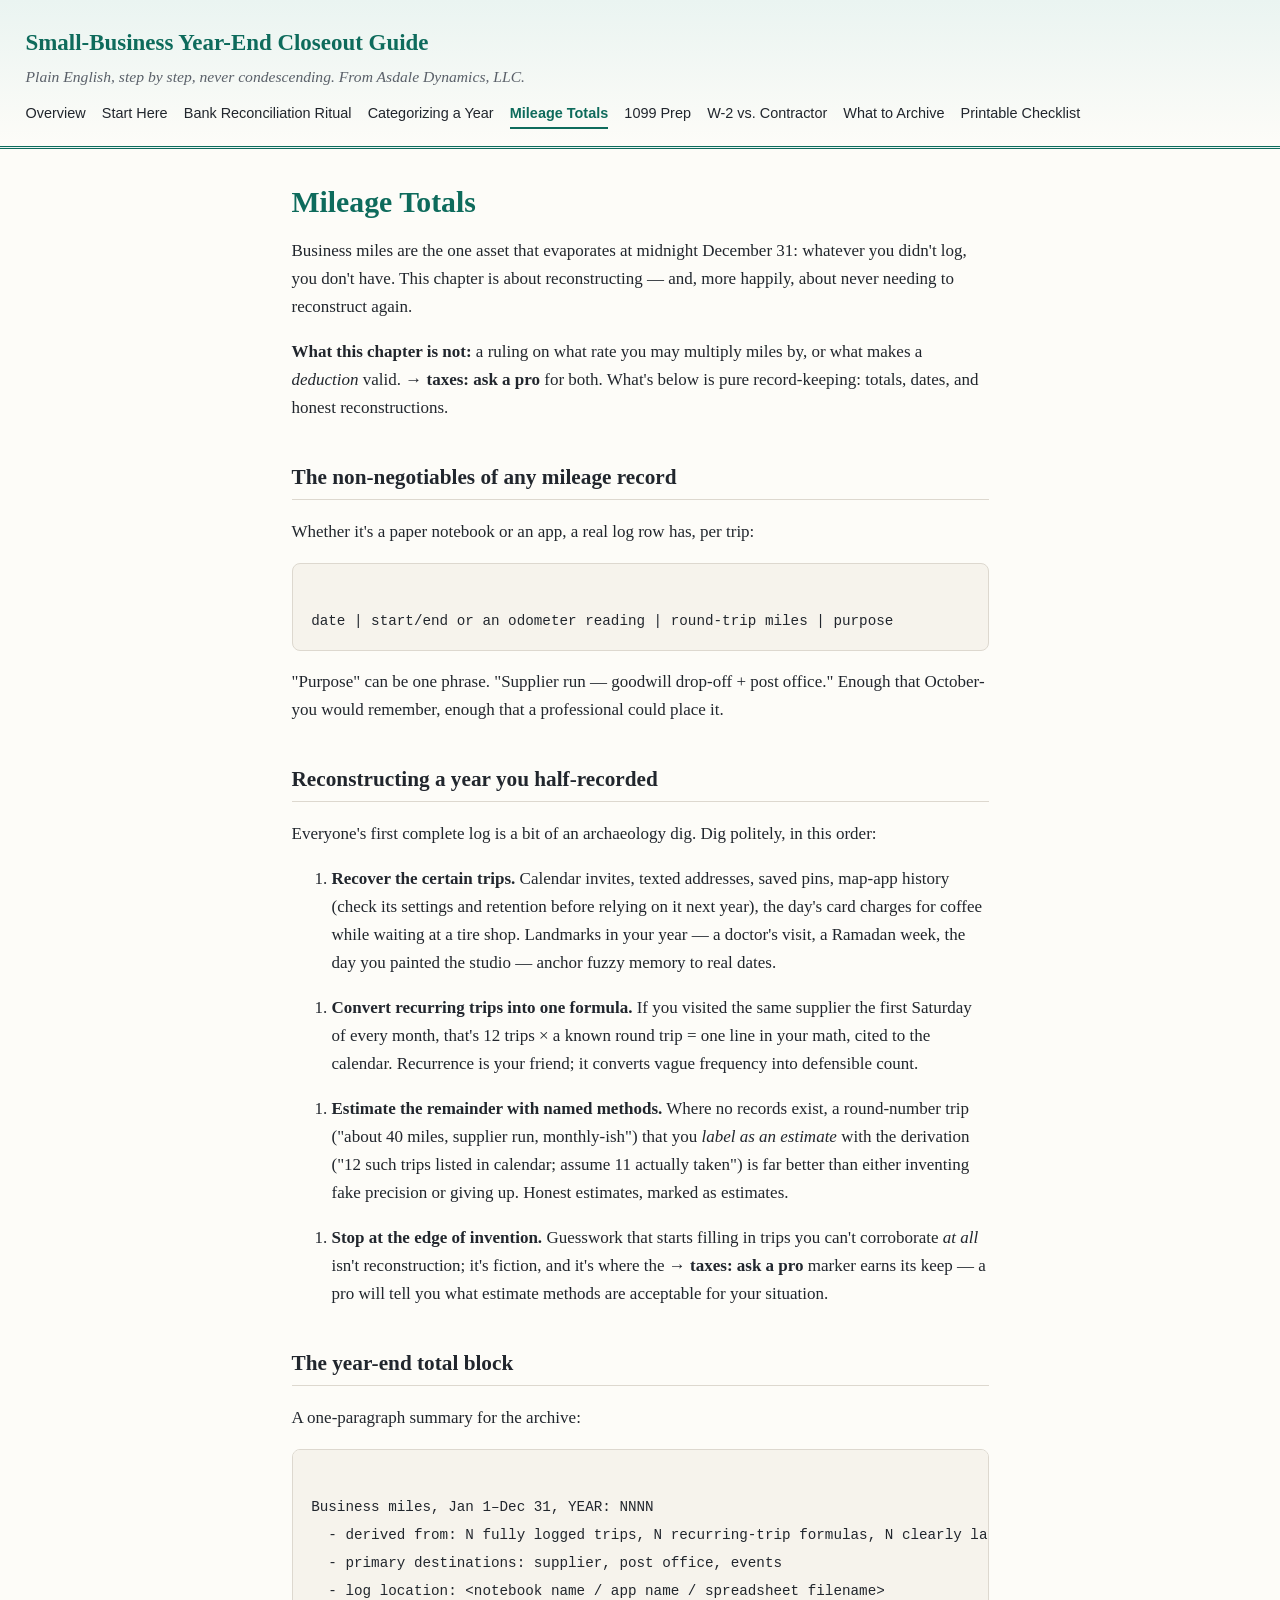
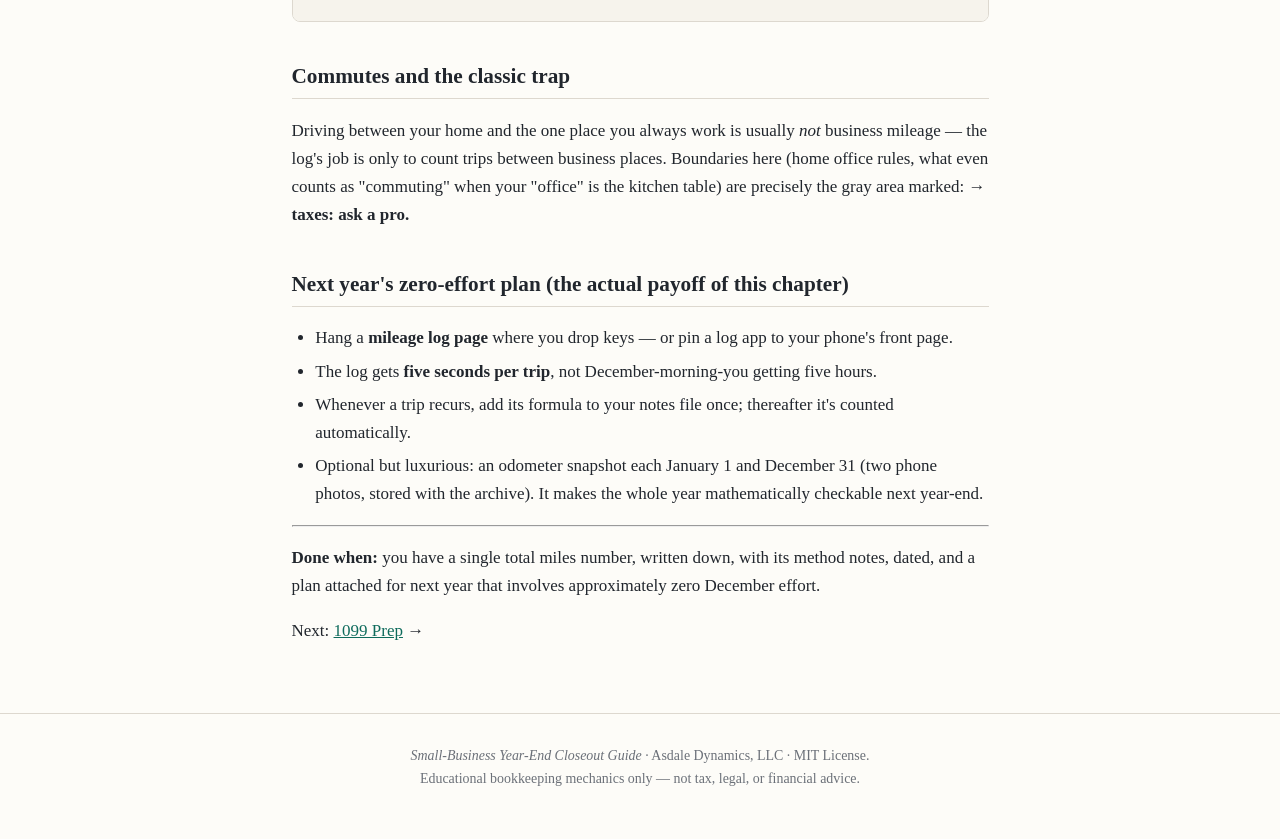
<file: site/03-mileage-totals.html>
<!DOCTYPE html>
<html lang="en">
<head>
<meta charset="utf-8">
<meta name="viewport" content="width=device-width, initial-scale=1">
<title>Mileage Totals | Small-Business Year-End Closeout Guide</title>
<meta name="description" content="A plain-English year-end closeout ritual for tiny LLCs and side businesses. Bookkeeping mechanics only, not tax advice.">
<link rel="stylesheet" href="style.css">
</head>
<body>
<header class="site-head">
  <p class="masthead"><a href="index.html">Small-Business Year-End Closeout Guide</a></p>
  <p class="tagline">Plain English, step by step, never condescending. From Asdale Dynamics, LLC.</p>
  <nav aria-label="Chapters"><a href="index.html">Overview</a><a href="00-start-here.html">Start Here</a><a href="01-bank-reconciliation-december-ritual.html">Bank Reconciliation Ritual</a><a href="02-categorizing-a-year-of-transactions.html">Categorizing a Year</a><a href="03-mileage-totals.html" aria-current="page">Mileage Totals</a><a href="04-1099-prep.html">1099 Prep</a><a href="05-w2-vs-contractor-notes.html">W-2 vs. Contractor</a><a href="06-what-to-archive.html">What to Archive</a><a href="07-year-end-checklist.html">Printable Checklist</a></nav>
</header>
<main>
<article>
<h1>Mileage Totals</h1>
<p>Business miles are the one asset that evaporates at midnight December 31: whatever you didn't log, you don't have. This chapter is about reconstructing — and, more happily, about never needing to reconstruct again.</p>
<p><strong>What this chapter is not:</strong> a ruling on what rate you may multiply miles by, or what makes a <em>deduction</em> valid. <strong>→ taxes: ask a pro</strong> for both. What's below is pure record-keeping: totals, dates, and honest reconstructions.</p>
<h2>The non-negotiables of any mileage record</h2>
<p>Whether it's a paper notebook or an app, a real log row has, per trip:</p>
<pre><code>
date | start/end or an odometer reading | round-trip miles | purpose
</code></pre>
<p>"Purpose" can be one phrase. "Supplier run — goodwill drop-off + post office." Enough that October-you would remember, enough that a professional could place it.</p>
<h2>Reconstructing a year you half-recorded</h2>
<p>Everyone's first complete log is a bit of an archaeology dig. Dig politely, in this order:</p>
<ol>
<li><strong>Recover the certain trips.</strong> Calendar invites, texted addresses, saved pins, map-app history (check its settings and retention before relying on it next year), the day's card charges for coffee while waiting at a tire shop. Landmarks in your year — a doctor's visit, a Ramadan week, the day you painted the studio — anchor fuzzy memory to real dates.</li>
</ol>
<ol>
<li><strong>Convert recurring trips into one formula.</strong> If you visited the same supplier the first Saturday of every month, that's 12 trips × a known round trip = one line in your math, cited to the calendar. Recurrence is your friend; it converts vague frequency into defensible count.</li>
</ol>
<ol>
<li><strong>Estimate the remainder with named methods.</strong> Where no records exist, a round-number trip ("about 40 miles, supplier run, monthly-ish") that you <em>label as an estimate</em> with the derivation ("12 such trips listed in calendar; assume 11 actually taken") is far better than either inventing fake precision or giving up. Honest estimates, marked as estimates.</li>
</ol>
<ol>
<li><strong>Stop at the edge of invention.</strong> Guesswork that starts filling in trips you can't corroborate <em>at all</em> isn't reconstruction; it's fiction, and it's where the <strong>→ taxes: ask a pro</strong> marker earns its keep — a pro will tell you what estimate methods are acceptable for your situation.</li>
</ol>
<h2>The year-end total block</h2>
<p>A one-paragraph summary for the archive:</p>
<pre><code>
Business miles, Jan 1–Dec 31, YEAR: NNNN
  - derived from: N fully logged trips, N recurring-trip formulas, N clearly labeled estimates
  - primary destinations: supplier, post office, events
  - log location: &lt;notebook name / app name / spreadsheet filename&gt;
</code></pre>
<h2>Commutes and the classic trap</h2>
<p>Driving between your home and the one place you always work is usually <em>not</em> business mileage — the log's job is only to count trips between business places. Boundaries here (home office rules, what even counts as "commuting" when your "office" is the kitchen table) are precisely the gray area marked: <strong>→ taxes: ask a pro.</strong></p>
<h2>Next year's zero-effort plan (the actual payoff of this chapter)</h2>
<ul>
<li>Hang a <strong>mileage log page</strong> where you drop keys — or pin a log app to your phone's front page.</li>
<li>The log gets <strong>five seconds per trip</strong>, not December-morning-you getting five hours.</li>
<li>Whenever a trip recurs, add its formula to your notes file once; thereafter it's counted automatically.</li>
<li>Optional but luxurious: an odometer snapshot each January 1 and December 31 (two phone photos, stored with the archive). It makes the whole year mathematically checkable next year-end.</li>
</ul>
<hr>
<p><strong>Done when:</strong> you have a single total miles number, written down, with its method notes, dated, and a plan attached for next year that involves approximately zero December effort.</p>
<p>Next: <a href="04-1099-prep.html">1099 Prep</a> →</p>
</article>
</main>
<footer>
<p><em>Small-Business Year-End Closeout Guide</em> · Asdale Dynamics, LLC · MIT License.<br>
Educational bookkeeping mechanics only — not tax, legal, or financial advice.</p>
</footer>
</body>
</html>
</file>
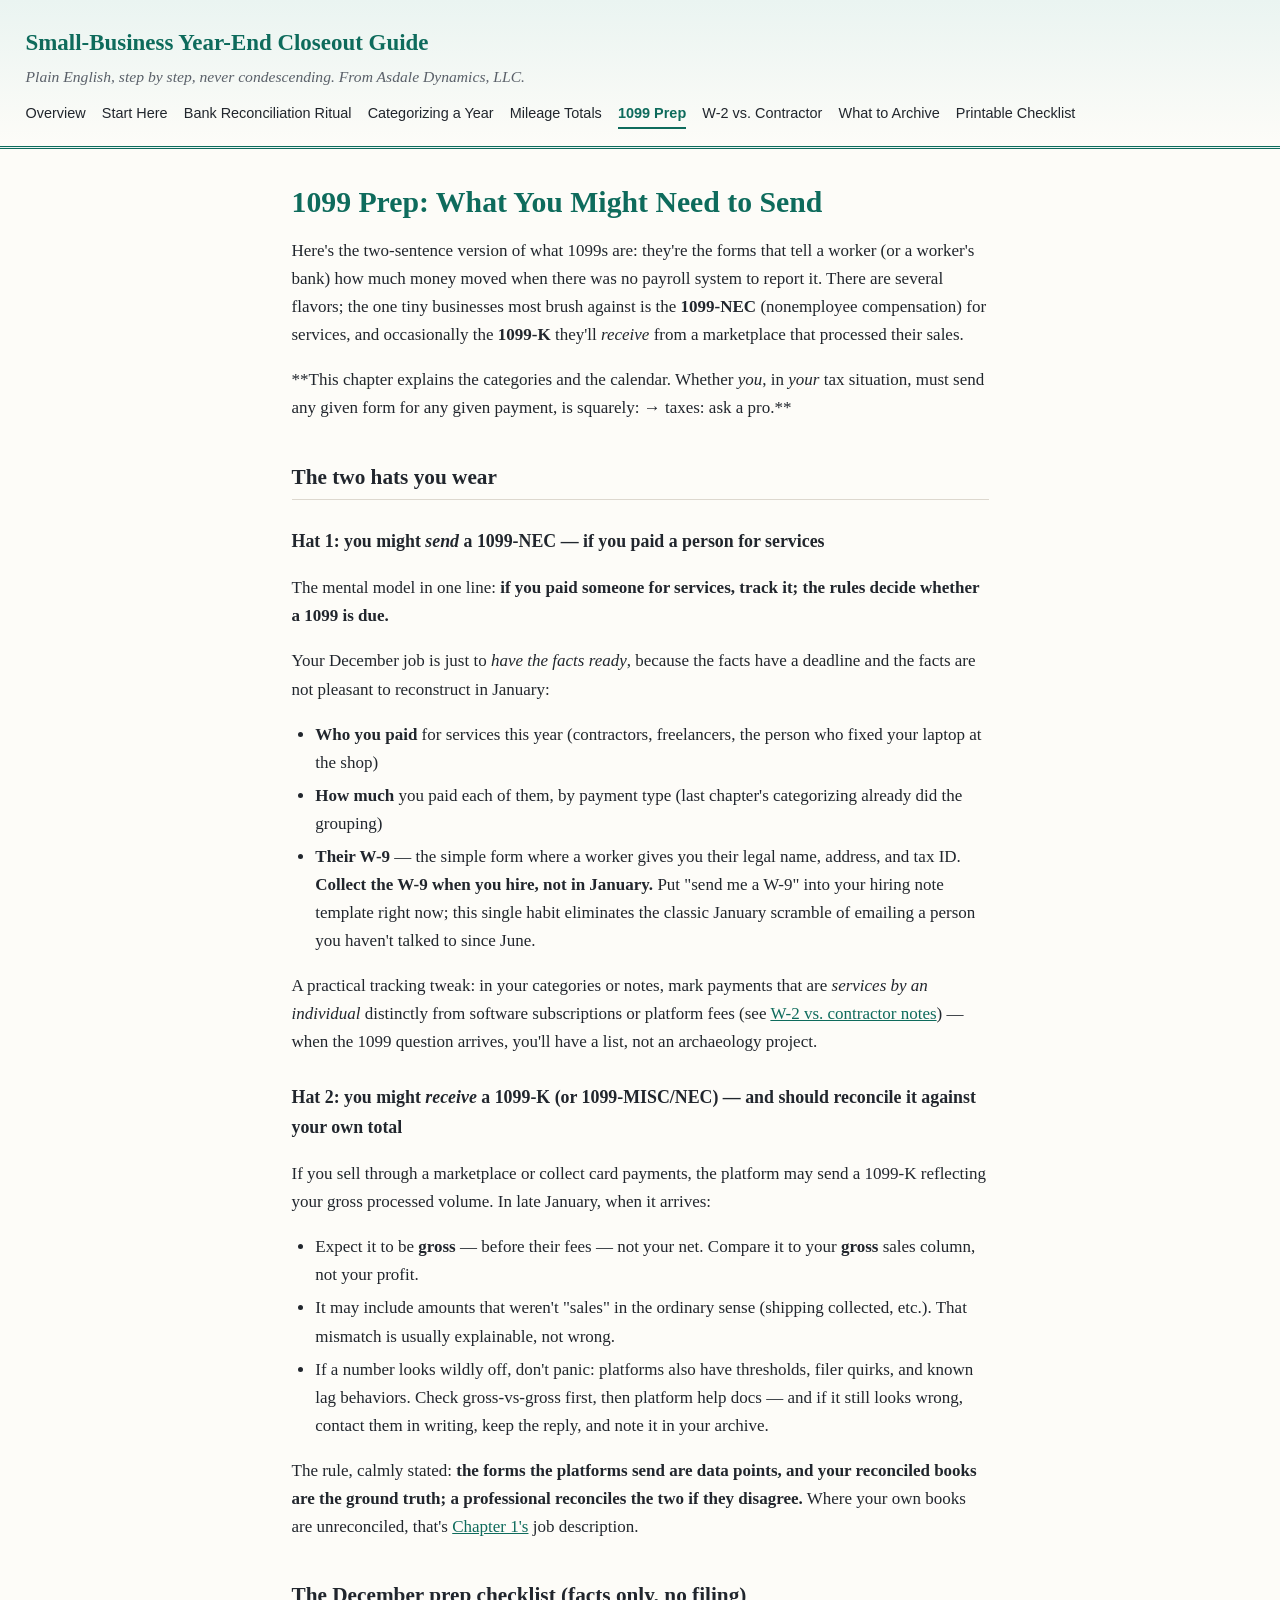
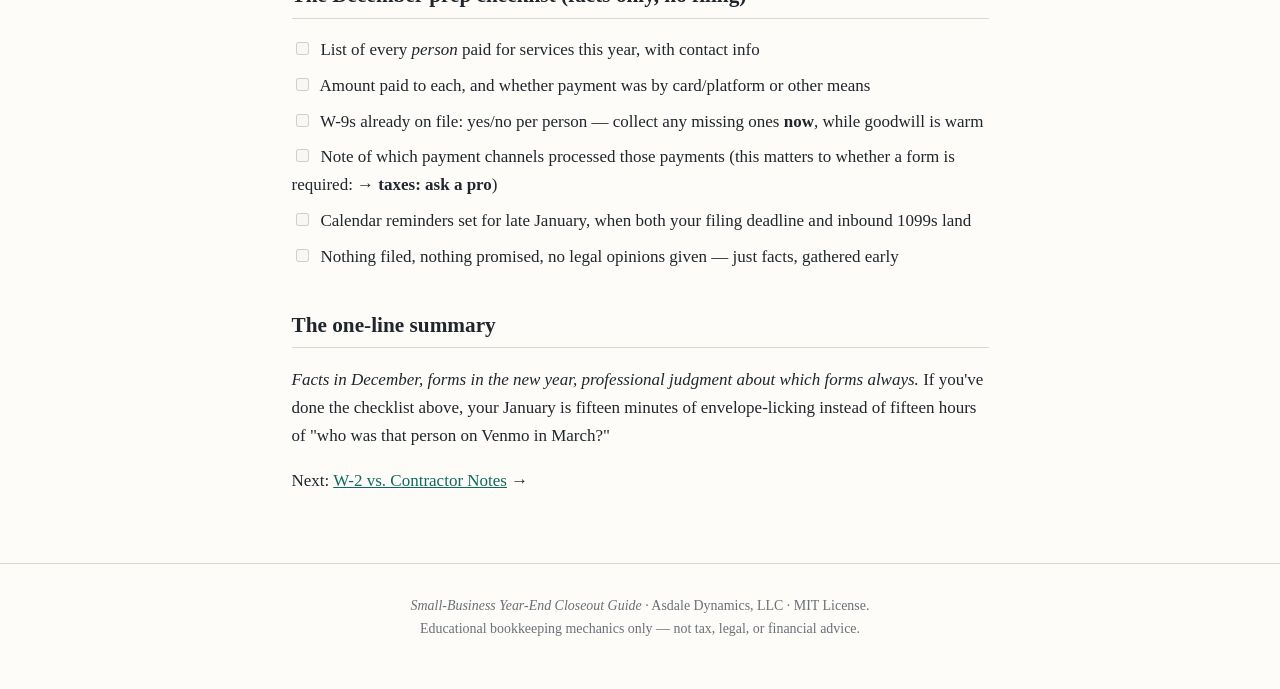
<file: site/04-1099-prep.html>
<!DOCTYPE html>
<html lang="en">
<head>
<meta charset="utf-8">
<meta name="viewport" content="width=device-width, initial-scale=1">
<title>1099 Prep | Small-Business Year-End Closeout Guide</title>
<meta name="description" content="A plain-English year-end closeout ritual for tiny LLCs and side businesses. Bookkeeping mechanics only, not tax advice.">
<link rel="stylesheet" href="style.css">
</head>
<body>
<header class="site-head">
  <p class="masthead"><a href="index.html">Small-Business Year-End Closeout Guide</a></p>
  <p class="tagline">Plain English, step by step, never condescending. From Asdale Dynamics, LLC.</p>
  <nav aria-label="Chapters"><a href="index.html">Overview</a><a href="00-start-here.html">Start Here</a><a href="01-bank-reconciliation-december-ritual.html">Bank Reconciliation Ritual</a><a href="02-categorizing-a-year-of-transactions.html">Categorizing a Year</a><a href="03-mileage-totals.html">Mileage Totals</a><a href="04-1099-prep.html" aria-current="page">1099 Prep</a><a href="05-w2-vs-contractor-notes.html">W-2 vs. Contractor</a><a href="06-what-to-archive.html">What to Archive</a><a href="07-year-end-checklist.html">Printable Checklist</a></nav>
</header>
<main>
<article>
<h1>1099 Prep: What You Might Need to Send</h1>
<p>Here's the two-sentence version of what 1099s are: they're the forms that tell a worker (or a worker's bank) how much money moved when there was no payroll system to report it. There are several flavors; the one tiny businesses most brush against is the <strong>1099-NEC</strong> (nonemployee compensation) for services, and occasionally the <strong>1099-K</strong> they'll <em>receive</em> from a marketplace that processed their sales.</p>
<p>**This chapter explains the categories and the calendar. Whether <em>you</em>, in <em>your</em> tax situation, must send any given form for any given payment, is squarely: → taxes: ask a pro.**</p>
<h2>The two hats you wear</h2>
<h3>Hat 1: you might <em>send</em> a 1099-NEC — if you paid a person for services</h3>
<p>The mental model in one line: <strong>if you paid someone for services, track it; the rules decide whether a 1099 is due.</strong></p>
<p>Your December job is just to <em>have the facts ready</em>, because the facts have a deadline and the facts are not pleasant to reconstruct in January:</p>
<ul>
<li><strong>Who you paid</strong> for services this year (contractors, freelancers, the person who fixed your laptop at the shop)</li>
<li><strong>How much</strong> you paid each of them, by payment type (last chapter's categorizing already did the grouping)</li>
<li><strong>Their W-9</strong> — the simple form where a worker gives you their legal name, address, and tax ID. <strong>Collect the W-9 when you hire, not in January.</strong> Put "send me a W-9" into your hiring note template right now; this single habit eliminates the classic January scramble of emailing a person you haven't talked to since June.</li>
</ul>
<p>A practical tracking tweak: in your categories or notes, mark payments that are <em>services by an individual</em> distinctly from software subscriptions or platform fees (see <a href="05-w2-vs-contractor-notes.html">W-2 vs. contractor notes</a>) — when the 1099 question arrives, you'll have a list, not an archaeology project.</p>
<h3>Hat 2: you might <em>receive</em> a 1099-K (or 1099-MISC/NEC) — and should reconcile it against your own total</h3>
<p>If you sell through a marketplace or collect card payments, the platform may send a 1099-K reflecting your gross processed volume. In late January, when it arrives:</p>
<ul>
<li>Expect it to be <strong>gross</strong> — before their fees — not your net. Compare it to your <strong>gross</strong> sales column, not your profit.</li>
<li>It may include amounts that weren't "sales" in the ordinary sense (shipping collected, etc.). That mismatch is usually explainable, not wrong.</li>
<li>If a number looks wildly off, don't panic: platforms also have thresholds, filer quirks, and known lag behaviors. Check gross-vs-gross first, then platform help docs — and if it still looks wrong, contact them in writing, keep the reply, and note it in your archive.</li>
</ul>
<p>The rule, calmly stated: <strong>the forms the platforms send are data points, and your reconciled books are the ground truth; a professional reconciles the two if they disagree.</strong> Where your own books are unreconciled, that's <a href="01-bank-reconciliation-december-ritual.html">Chapter 1's</a> job description.</p>
<h2>The December prep checklist (facts only, no filing)</h2>
<ul class="cb">
<li><label><input type="checkbox" disabled> List of every <em>person</em> paid for services this year, with contact info</label></li>
<li><label><input type="checkbox" disabled> Amount paid to each, and whether payment was by card/platform or other means</label></li>
<li><label><input type="checkbox" disabled> W-9s already on file: yes/no per person — collect any missing ones <strong>now</strong>, while goodwill is warm</label></li>
<li><label><input type="checkbox" disabled> Note of which payment channels processed those payments (this matters to whether a form is required: <strong>→ taxes: ask a pro</strong>)</label></li>
<li><label><input type="checkbox" disabled> Calendar reminders set for late January, when both your filing deadline and inbound 1099s land</label></li>
<li><label><input type="checkbox" disabled> Nothing filed, nothing promised, no legal opinions given — just facts, gathered early</label></li>
</ul>
<h2>The one-line summary</h2>
<p><em>Facts in December, forms in the new year, professional judgment about which forms always.</em> If you've done the checklist above, your January is fifteen minutes of envelope-licking instead of fifteen hours of "who was that person on Venmo in March?"</p>
<p>Next: <a href="05-w2-vs-contractor-notes.html">W-2 vs. Contractor Notes</a> →</p>
</article>
</main>
<footer>
<p><em>Small-Business Year-End Closeout Guide</em> · Asdale Dynamics, LLC · MIT License.<br>
Educational bookkeeping mechanics only — not tax, legal, or financial advice.</p>
</footer>
</body>
</html>
</file>
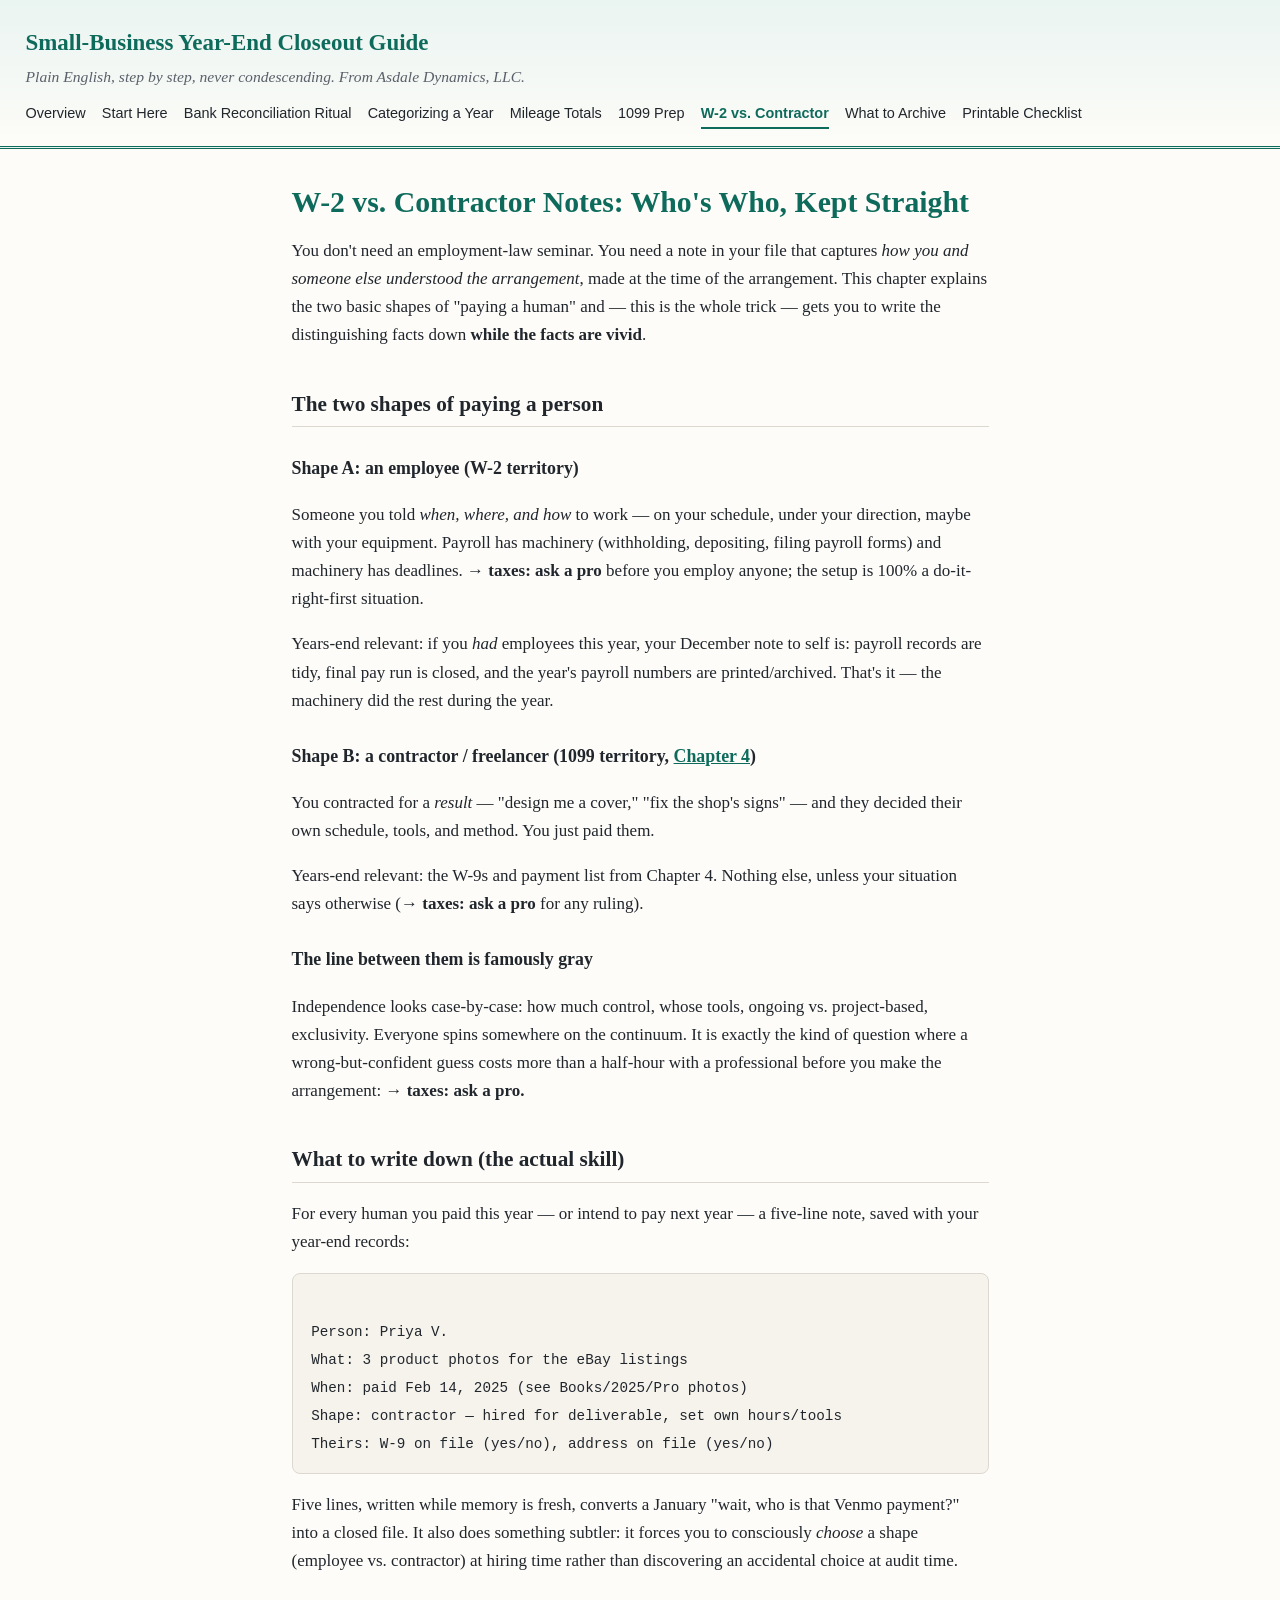
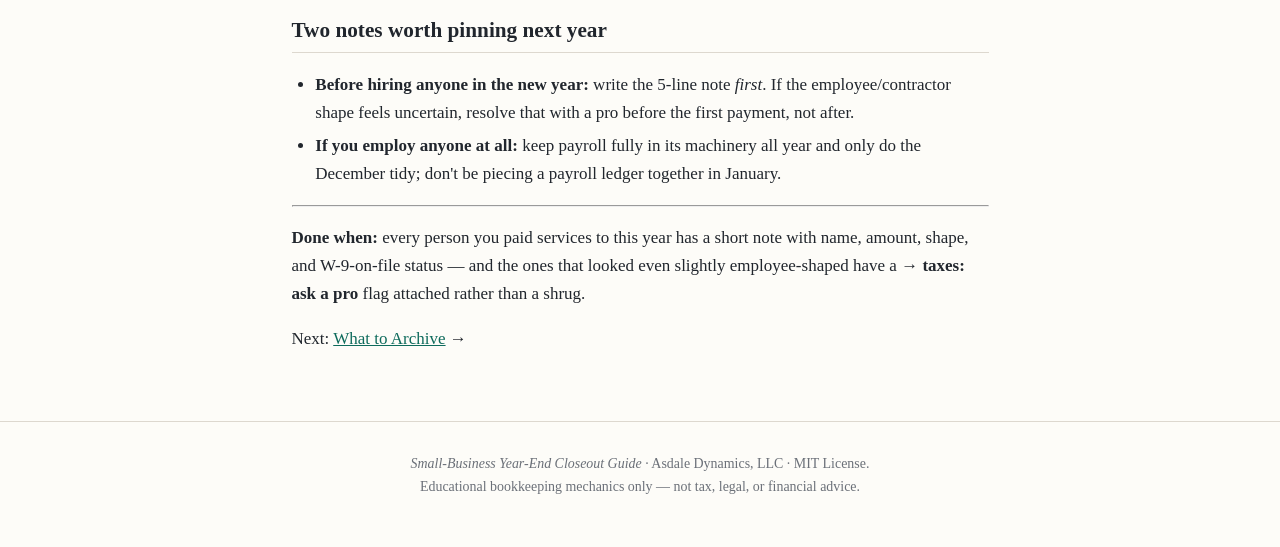
<file: site/05-w2-vs-contractor-notes.html>
<!DOCTYPE html>
<html lang="en">
<head>
<meta charset="utf-8">
<meta name="viewport" content="width=device-width, initial-scale=1">
<title>W-2 vs. Contractor | Small-Business Year-End Closeout Guide</title>
<meta name="description" content="A plain-English year-end closeout ritual for tiny LLCs and side businesses. Bookkeeping mechanics only, not tax advice.">
<link rel="stylesheet" href="style.css">
</head>
<body>
<header class="site-head">
  <p class="masthead"><a href="index.html">Small-Business Year-End Closeout Guide</a></p>
  <p class="tagline">Plain English, step by step, never condescending. From Asdale Dynamics, LLC.</p>
  <nav aria-label="Chapters"><a href="index.html">Overview</a><a href="00-start-here.html">Start Here</a><a href="01-bank-reconciliation-december-ritual.html">Bank Reconciliation Ritual</a><a href="02-categorizing-a-year-of-transactions.html">Categorizing a Year</a><a href="03-mileage-totals.html">Mileage Totals</a><a href="04-1099-prep.html">1099 Prep</a><a href="05-w2-vs-contractor-notes.html" aria-current="page">W-2 vs. Contractor</a><a href="06-what-to-archive.html">What to Archive</a><a href="07-year-end-checklist.html">Printable Checklist</a></nav>
</header>
<main>
<article>
<h1>W-2 vs. Contractor Notes: Who's Who, Kept Straight</h1>
<p>You don't need an employment-law seminar. You need a note in your file that captures <em>how you and someone else understood the arrangement</em>, made at the time of the arrangement. This chapter explains the two basic shapes of "paying a human" and — this is the whole trick — gets you to write the distinguishing facts down <strong>while the facts are vivid</strong>.</p>
<h2>The two shapes of paying a person</h2>
<h3>Shape A: an employee (W-2 territory)</h3>
<p>Someone you told <em>when, where, and how</em> to work — on your schedule, under your direction, maybe with your equipment. Payroll has machinery (withholding, depositing, filing payroll forms) and machinery has deadlines. <strong>→ taxes: ask a pro</strong> before you employ anyone; the setup is 100% a do-it-right-first situation.</p>
<p>Years-end relevant: if you <em>had</em> employees this year, your December note to self is: payroll records are tidy, final pay run is closed, and the year's payroll numbers are printed/archived. That's it — the machinery did the rest during the year.</p>
<h3>Shape B: a contractor / freelancer (1099 territory, <a href="04-1099-prep.html">Chapter 4</a>)</h3>
<p>You contracted for a <em>result</em> — "design me a cover," "fix the shop's signs" — and they decided their own schedule, tools, and method. You just paid them.</p>
<p>Years-end relevant: the W-9s and payment list from Chapter 4. Nothing else, unless your situation says otherwise (<strong>→ taxes: ask a pro</strong> for any ruling).</p>
<h3>The line between them is famously gray</h3>
<p>Independence looks case-by-case: how much control, whose tools, ongoing vs. project-based, exclusivity. Everyone spins somewhere on the continuum. It is exactly the kind of question where a wrong-but-confident guess costs more than a half-hour with a professional before you make the arrangement: <strong>→ taxes: ask a pro.</strong></p>
<h2>What to write down (the actual skill)</h2>
<p>For every human you paid this year — or intend to pay next year — a five-line note, saved with your year-end records:</p>
<pre><code>
Person: Priya V.
What: 3 product photos for the eBay listings
When: paid Feb 14, 2025 (see Books/2025/Pro photos)
Shape: contractor — hired for deliverable, set own hours/tools
Theirs: W-9 on file (yes/no), address on file (yes/no)
</code></pre>
<p>Five lines, written while memory is fresh, converts a January "wait, who is that Venmo payment?" into a closed file. It also does something subtler: it forces you to consciously <em>choose</em> a shape (employee vs. contractor) at hiring time rather than discovering an accidental choice at audit time.</p>
<h2>Two notes worth pinning next year</h2>
<ul>
<li><strong>Before hiring anyone in the new year:</strong> write the 5-line note <em>first</em>. If the employee/contractor shape feels uncertain, resolve that with a pro before the first payment, not after.</li>
<li><strong>If you employ anyone at all:</strong> keep payroll fully in its machinery all year and only do the December tidy; don't be piecing a payroll ledger together in January.</li>
</ul>
<hr>
<p><strong>Done when:</strong> every person you paid services to this year has a short note with name, amount, shape, and W-9-on-file status — and the ones that looked even slightly employee-shaped have a <strong>→ taxes: ask a pro</strong> flag attached rather than a shrug.</p>
<p>Next: <a href="06-what-to-archive.html">What to Archive</a> →</p>
</article>
</main>
<footer>
<p><em>Small-Business Year-End Closeout Guide</em> · Asdale Dynamics, LLC · MIT License.<br>
Educational bookkeeping mechanics only — not tax, legal, or financial advice.</p>
</footer>
</body>
</html>
</file>
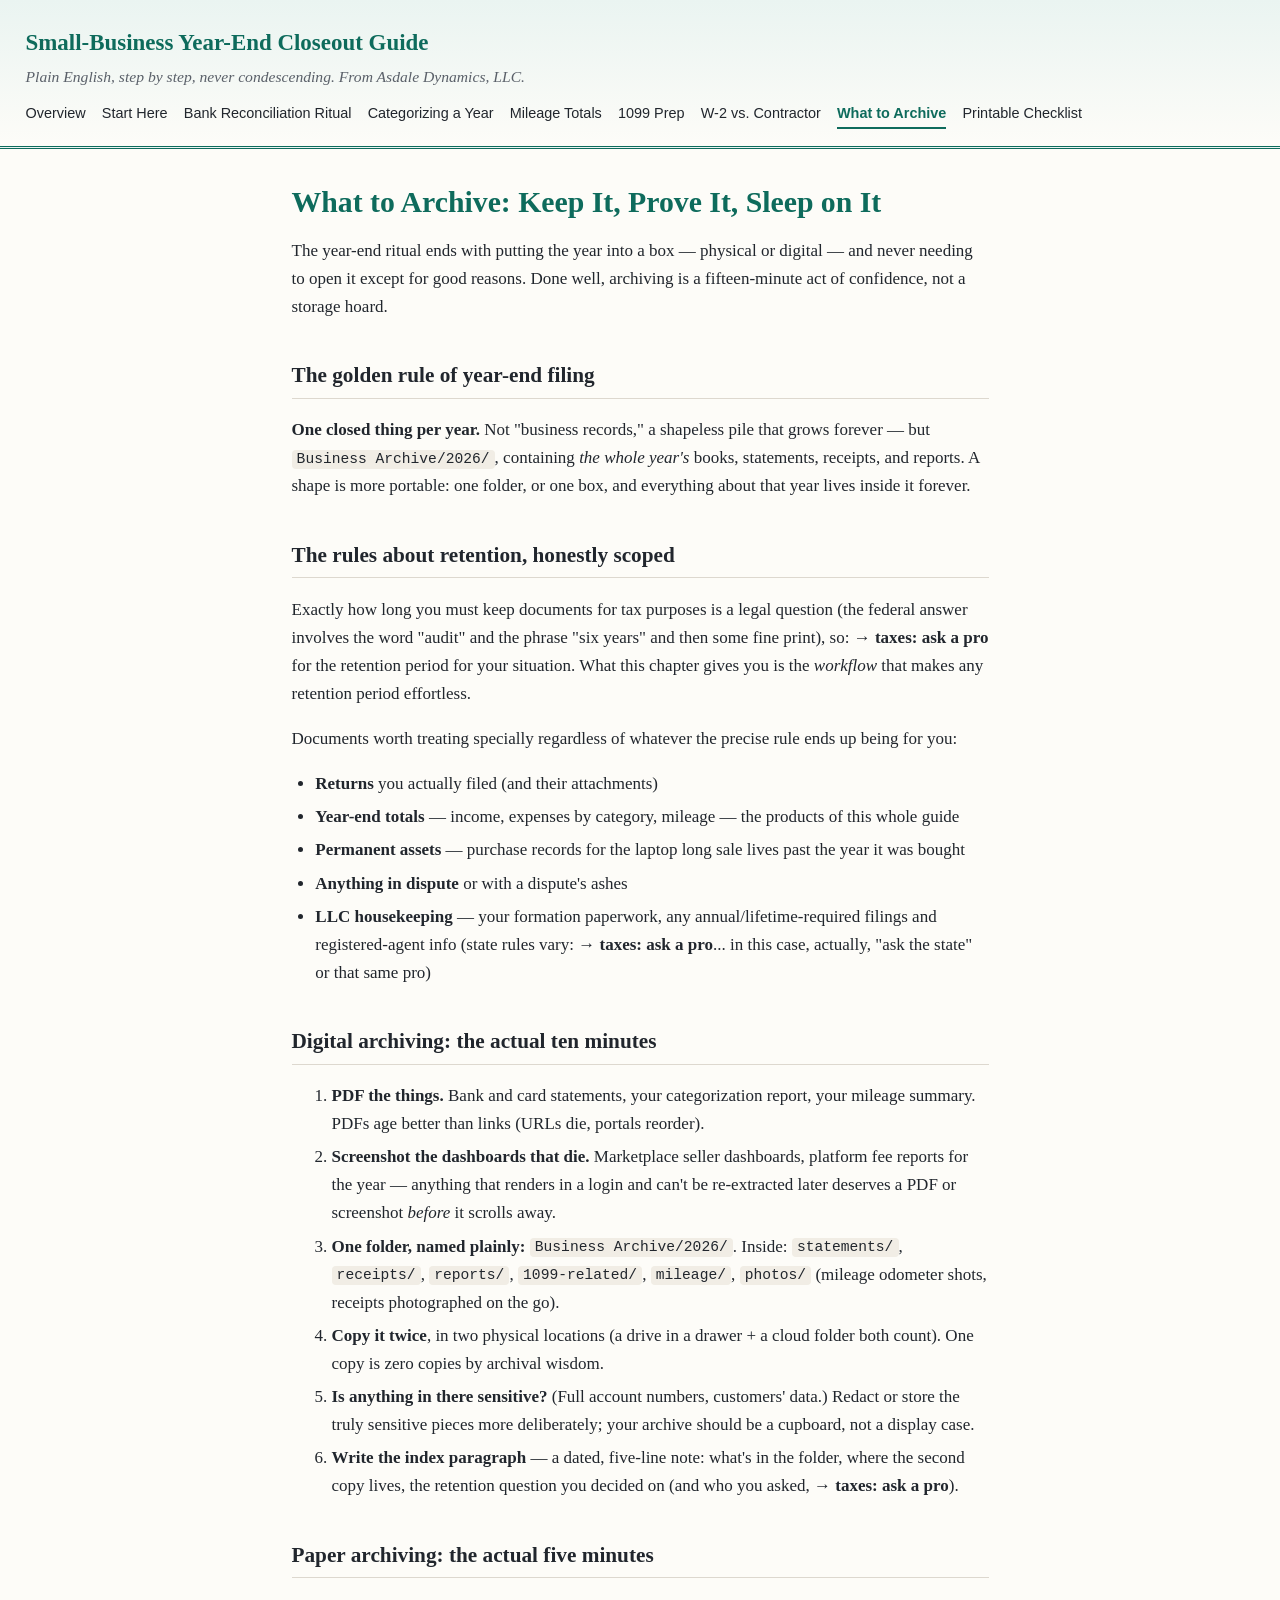
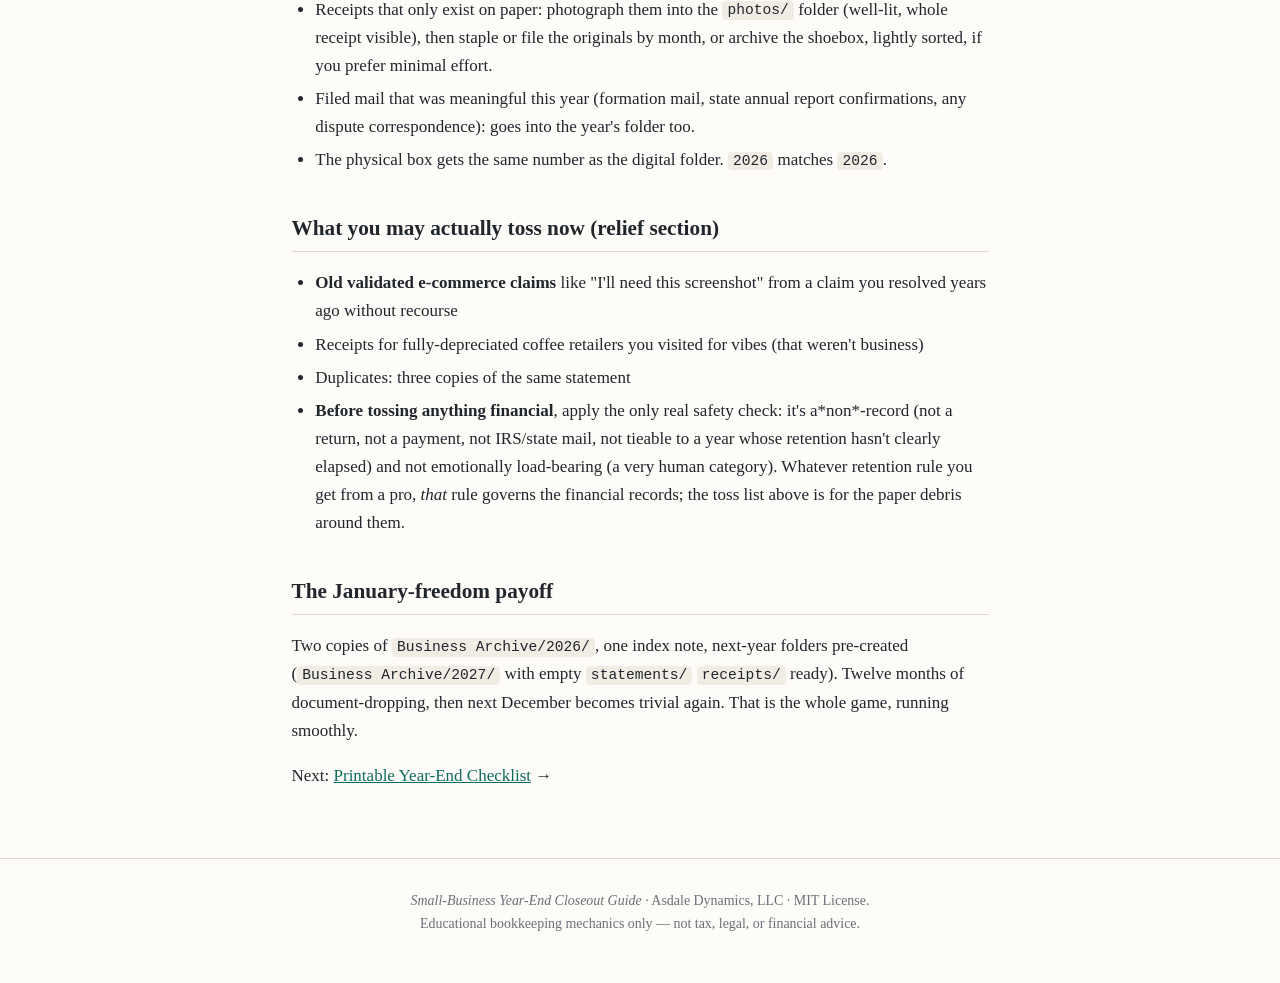
<file: site/06-what-to-archive.html>
<!DOCTYPE html>
<html lang="en">
<head>
<meta charset="utf-8">
<meta name="viewport" content="width=device-width, initial-scale=1">
<title>What to Archive | Small-Business Year-End Closeout Guide</title>
<meta name="description" content="A plain-English year-end closeout ritual for tiny LLCs and side businesses. Bookkeeping mechanics only, not tax advice.">
<link rel="stylesheet" href="style.css">
</head>
<body>
<header class="site-head">
  <p class="masthead"><a href="index.html">Small-Business Year-End Closeout Guide</a></p>
  <p class="tagline">Plain English, step by step, never condescending. From Asdale Dynamics, LLC.</p>
  <nav aria-label="Chapters"><a href="index.html">Overview</a><a href="00-start-here.html">Start Here</a><a href="01-bank-reconciliation-december-ritual.html">Bank Reconciliation Ritual</a><a href="02-categorizing-a-year-of-transactions.html">Categorizing a Year</a><a href="03-mileage-totals.html">Mileage Totals</a><a href="04-1099-prep.html">1099 Prep</a><a href="05-w2-vs-contractor-notes.html">W-2 vs. Contractor</a><a href="06-what-to-archive.html" aria-current="page">What to Archive</a><a href="07-year-end-checklist.html">Printable Checklist</a></nav>
</header>
<main>
<article>
<h1>What to Archive: Keep It, Prove It, Sleep on It</h1>
<p>The year-end ritual ends with putting the year into a box — physical or digital — and never needing to open it except for good reasons. Done well, archiving is a fifteen-minute act of confidence, not a storage hoard.</p>
<h2>The golden rule of year-end filing</h2>
<p><strong>One closed thing per year.</strong> Not "business records," a shapeless pile that grows forever — but <code>Business Archive/2026/</code>, containing <em>the whole year's</em> books, statements, receipts, and reports. A shape is more portable: one folder, or one box, and everything about that year lives inside it forever.</p>
<h2>The rules about retention, honestly scoped</h2>
<p>Exactly how long you must keep documents for tax purposes is a legal question (the federal answer involves the word "audit" and the phrase "six years" and then some fine print), so: <strong>→ taxes: ask a pro</strong> for the retention period for your situation. What this chapter gives you is the <em>workflow</em> that makes any retention period effortless.</p>
<p>Documents worth treating specially regardless of whatever the precise rule ends up being for you:</p>
<ul>
<li><strong>Returns</strong> you actually filed (and their attachments)</li>
<li><strong>Year-end totals</strong> — income, expenses by category, mileage — the products of this whole guide</li>
<li><strong>Permanent assets</strong> — purchase records for the laptop long sale lives past the year it was bought</li>
<li><strong>Anything in dispute</strong> or with a dispute's ashes</li>
<li><strong>LLC housekeeping</strong> — your formation paperwork, any annual/lifetime-required filings and registered-agent info (state rules vary: <strong>→ taxes: ask a pro</strong>... in this case, actually, "ask the state" or that same pro)</li>
</ul>
<h2>Digital archiving: the actual ten minutes</h2>
<ol>
<li><strong>PDF the things.</strong> Bank and card statements, your categorization report, your mileage summary. PDFs age better than links (URLs die, portals reorder).</li>
<li><strong>Screenshot the dashboards that die.</strong> Marketplace seller dashboards, platform fee reports for the year — anything that renders in a login and can't be re-extracted later deserves a PDF or screenshot <em>before</em> it scrolls away.</li>
<li><strong>One folder, named plainly:</strong> <code>Business Archive/2026/</code>. Inside: <code>statements/</code>, <code>receipts/</code>, <code>reports/</code>, <code>1099-related/</code>, <code>mileage/</code>, <code>photos/</code> (mileage odometer shots, receipts photographed on the go).</li>
<li><strong>Copy it twice</strong>, in two physical locations (a drive in a drawer + a cloud folder both count). One copy is zero copies by archival wisdom.</li>
<li><strong>Is anything in there sensitive?</strong> (Full account numbers, customers' data.) Redact or store the truly sensitive pieces more deliberately; your archive should be a cupboard, not a display case.</li>
<li><strong>Write the index paragraph</strong> — a dated, five-line note: what's in the folder, where the second copy lives, the retention question you decided on (and who you asked, <strong>→ taxes: ask a pro</strong>).</li>
</ol>
<h2>Paper archiving: the actual five minutes</h2>
<ul>
<li>Receipts that only exist on paper: photograph them into the <code>photos/</code> folder (well-lit, whole receipt visible), then staple or file the originals by month, or archive the shoebox, lightly sorted, if you prefer minimal effort.</li>
<li>Filed mail that was meaningful this year (formation mail, state annual report confirmations, any dispute correspondence): goes into the year's folder too.</li>
<li>The physical box gets the same number as the digital folder. <code>2026</code> matches <code>2026</code>.</li>
</ul>
<h2>What you may actually toss now (relief section)</h2>
<ul>
<li><strong>Old validated e-commerce claims</strong> like "I'll need this screenshot" from a claim you resolved years ago without recourse</li>
<li>Receipts for fully-depreciated coffee retailers you visited for vibes (that weren't business)</li>
<li>Duplicates: three copies of the same statement</li>
<li><strong>Before tossing anything financial</strong>, apply the only real safety check: it's a*non*-record (not a return, not a payment, not IRS/state mail, not tieable to a year whose retention hasn't clearly elapsed) and not emotionally load-bearing (a very human category). Whatever retention rule you get from a pro, <em>that</em> rule governs the financial records; the toss list above is for the paper debris around them.</li>
</ul>
<h2>The January-freedom payoff</h2>
<p>Two copies of <code>Business Archive/2026/</code>, one index note, next-year folders pre-created (<code>Business Archive/2027/</code> with empty <code>statements/</code> <code>receipts/</code> ready). Twelve months of document-dropping, then next December becomes trivial again. That is the whole game, running smoothly.</p>
<p>Next: <a href="07-year-end-checklist.html">Printable Year-End Checklist</a> →</p>
</article>
</main>
<footer>
<p><em>Small-Business Year-End Closeout Guide</em> · Asdale Dynamics, LLC · MIT License.<br>
Educational bookkeeping mechanics only — not tax, legal, or financial advice.</p>
</footer>
</body>
</html>
</file>
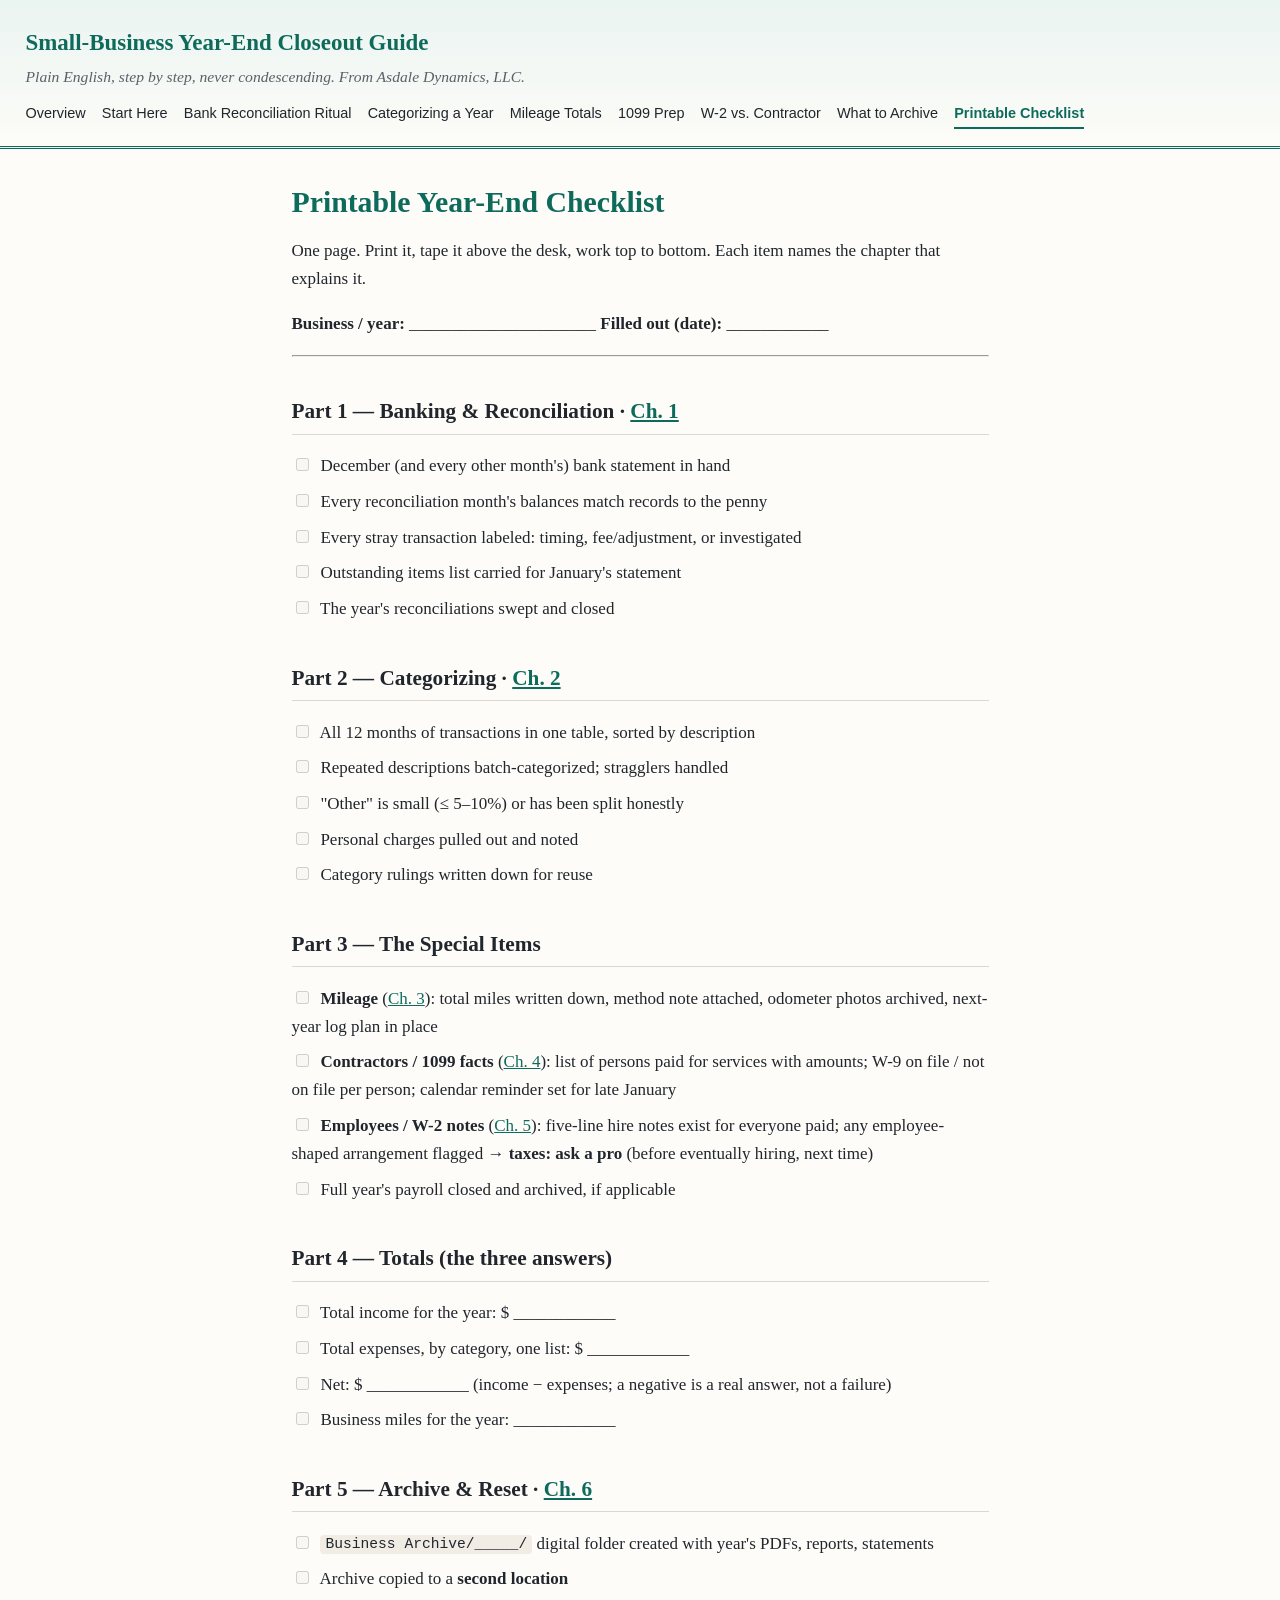
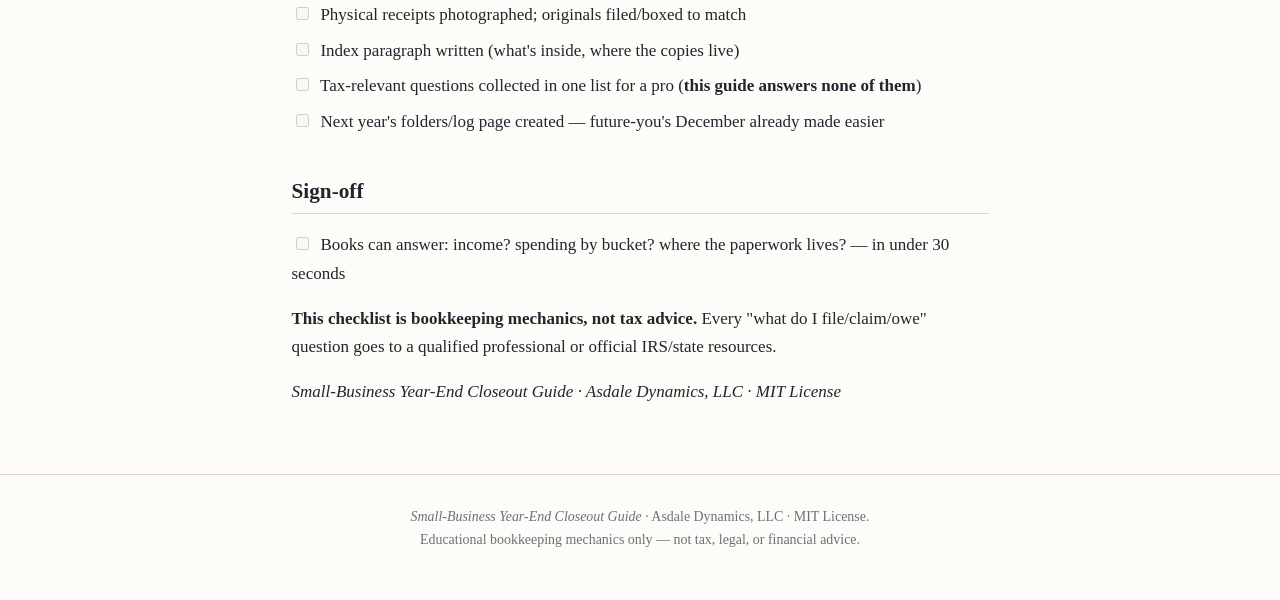
<file: site/07-year-end-checklist.html>
<!DOCTYPE html>
<html lang="en">
<head>
<meta charset="utf-8">
<meta name="viewport" content="width=device-width, initial-scale=1">
<title>Printable Checklist | Small-Business Year-End Closeout Guide</title>
<meta name="description" content="A plain-English year-end closeout ritual for tiny LLCs and side businesses. Bookkeeping mechanics only, not tax advice.">
<link rel="stylesheet" href="style.css">
</head>
<body>
<header class="site-head">
  <p class="masthead"><a href="index.html">Small-Business Year-End Closeout Guide</a></p>
  <p class="tagline">Plain English, step by step, never condescending. From Asdale Dynamics, LLC.</p>
  <nav aria-label="Chapters"><a href="index.html">Overview</a><a href="00-start-here.html">Start Here</a><a href="01-bank-reconciliation-december-ritual.html">Bank Reconciliation Ritual</a><a href="02-categorizing-a-year-of-transactions.html">Categorizing a Year</a><a href="03-mileage-totals.html">Mileage Totals</a><a href="04-1099-prep.html">1099 Prep</a><a href="05-w2-vs-contractor-notes.html">W-2 vs. Contractor</a><a href="06-what-to-archive.html">What to Archive</a><a href="07-year-end-checklist.html" aria-current="page">Printable Checklist</a></nav>
</header>
<main>
<article>
<h1>Printable Year-End Checklist</h1>
<p>One page. Print it, tape it above the desk, work top to bottom. Each item names the chapter that explains it.</p>
<p><strong>Business / year:</strong> ______________________  <strong>Filled out (date):</strong> ____________</p>
<hr>
<h2>Part 1 — Banking &amp; Reconciliation · <a href="01-bank-reconciliation-december-ritual.html">Ch. 1</a></h2>
<ul class="cb">
<li><label><input type="checkbox" disabled> December (and every other month's) bank statement in hand</label></li>
<li><label><input type="checkbox" disabled> Every reconciliation month's balances match records to the penny</label></li>
<li><label><input type="checkbox" disabled> Every stray transaction labeled: timing, fee/adjustment, or investigated</label></li>
<li><label><input type="checkbox" disabled> Outstanding items list carried for January's statement</label></li>
<li><label><input type="checkbox" disabled> The year's reconciliations swept and closed</label></li>
</ul>
<h2>Part 2 — Categorizing · <a href="02-categorizing-a-year-of-transactions.html">Ch. 2</a></h2>
<ul class="cb">
<li><label><input type="checkbox" disabled> All 12 months of transactions in one table, sorted by description</label></li>
<li><label><input type="checkbox" disabled> Repeated descriptions batch-categorized; stragglers handled</label></li>
<li><label><input type="checkbox" disabled> "Other" is small (≤ 5–10%) or has been split honestly</label></li>
<li><label><input type="checkbox" disabled> Personal charges pulled out and noted</label></li>
<li><label><input type="checkbox" disabled> Category rulings written down for reuse</label></li>
</ul>
<h2>Part 3 — The Special Items</h2>
<ul class="cb">
<li><label><input type="checkbox" disabled> <strong>Mileage</strong> (<a href="03-mileage-totals.html">Ch. 3</a>): total miles written down, method note attached, odometer photos archived, next-year log plan in place</label></li>
<li><label><input type="checkbox" disabled> <strong>Contractors / 1099 facts</strong> (<a href="04-1099-prep.html">Ch. 4</a>): list of persons paid for services with amounts; W-9 on file / not on file per person; calendar reminder set for late January</label></li>
<li><label><input type="checkbox" disabled> <strong>Employees / W-2 notes</strong> (<a href="05-w2-vs-contractor-notes.html">Ch. 5</a>): five-line hire notes exist for everyone paid; any employee-shaped arrangement flagged <strong>→ taxes: ask a pro</strong> (before eventually hiring, next time)</label></li>
<li><label><input type="checkbox" disabled> Full year's payroll closed and archived, if applicable</label></li>
</ul>
<h2>Part 4 — Totals (the three answers)</h2>
<ul class="cb">
<li><label><input type="checkbox" disabled> Total income for the year: $ ____________</label></li>
<li><label><input type="checkbox" disabled> Total expenses, by category, one list: $ ____________</label></li>
<li><label><input type="checkbox" disabled> Net: $ ____________ (income − expenses; a negative is a real answer, not a failure)</label></li>
<li><label><input type="checkbox" disabled> Business miles for the year: ____________</label></li>
</ul>
<h2>Part 5 — Archive &amp; Reset · <a href="06-what-to-archive.html">Ch. 6</a></h2>
<ul class="cb">
<li><label><input type="checkbox" disabled> <code>Business Archive/_____/</code> digital folder created with year's PDFs, reports, statements</label></li>
<li><label><input type="checkbox" disabled> Archive copied to a <strong>second location</strong></label></li>
<li><label><input type="checkbox" disabled> Physical receipts photographed; originals filed/boxed to match</label></li>
<li><label><input type="checkbox" disabled> Index paragraph written (what's inside, where the copies live)</label></li>
<li><label><input type="checkbox" disabled> Tax-relevant questions collected in one list for a pro (<strong>this guide answers none of them</strong>)</label></li>
<li><label><input type="checkbox" disabled> Next year's folders/log page created — future-you's December already made easier</label></li>
</ul>
<h2>Sign-off</h2>
<ul class="cb">
<li><label><input type="checkbox" disabled> Books can answer: income? spending by bucket? where the paperwork lives? — in under 30 seconds</label></li>
</ul>
<p><strong>This checklist is bookkeeping mechanics, not tax advice.</strong> Every "what do I file/claim/owe" question goes to a qualified professional or official IRS/state resources.</p>
<p><em>Small-Business Year-End Closeout Guide · Asdale Dynamics, LLC · MIT License</em></p>
</article>
</main>
<footer>
<p><em>Small-Business Year-End Closeout Guide</em> · Asdale Dynamics, LLC · MIT License.<br>
Educational bookkeeping mechanics only — not tax, legal, or financial advice.</p>
</footer>
</body>
</html>
</file>
<file: site/style.css>
:root {
  --ink: #21262d;
  --paper: #fdfcf8;
  --accent: #0e6b5c;
  --accent-soft: #eaf4f1;
  --line: #ddd8cf;
}
* { box-sizing: border-box; }
html { font-size: 17px; }
body {
  margin: 0;
  font-family: Georgia, "Iowan Old Style", "Times New Roman", serif;
  line-height: 1.65;
  color: var(--ink);
  background: var(--paper);
}
.site-head {
  border-bottom: 3px double var(--accent);
  padding: 1.4rem 1.5rem 1rem;
  background: linear-gradient(180deg, var(--accent-soft), var(--paper));
}
.masthead { margin: 0; font-size: 1.35rem; font-weight: 700; }
.masthead a { color: var(--accent); text-decoration: none; }
.tagline { margin: .15rem 0 .7rem; font-size: .92rem; color: #5a6069; font-style: italic; }
.site-head nav { display: flex; flex-wrap: wrap; gap: .35rem .95rem; }
.site-head nav a {
  font-family: -apple-system, "Segoe UI", Helvetica, Arial, sans-serif;
  font-size: .85rem;
  text-decoration: none;
  color: var(--ink);
  border-bottom: 2px solid transparent;
  padding-bottom: 1px;
}
.site-head nav a:hover { color: var(--accent); }
.site-head nav a[aria-current="page"] { color: var(--accent); border-bottom-color: var(--accent); font-weight: 600; }
main { max-width: 44rem; margin: 0 auto; padding: 2rem 1.5rem 3rem; }
a { color: var(--accent); }
code {
  font-family: "SF Mono", ui-monospace, Menlo, Consolas, monospace;
  font-size: .86em;
  background: #f1ede5;
  padding: .1em .35em;
  border-radius: 4px;
}
pre {
  background: #f6f3ec;
  border: 1px solid var(--line);
  border-radius: 8px;
  padding: .9rem 1.1rem;
  overflow-x: auto;
}
pre code { background: none; padding: 0; font-size: .84em; }
h1 { font-size: 1.75rem; line-height: 1.25; margin: 0 0 1rem; color: var(--accent); }
h2 { font-size: 1.25rem; margin-top: 2.2rem; border-bottom: 1px solid var(--line); padding-bottom: .25rem; }
h3 { font-size: 1.05rem; margin-top: 1.6rem; }
blockquote {
  margin: 1rem 0;
  padding: .2rem 1rem;
  border-left: 4px solid var(--accent);
  background: var(--accent-soft);
  font-style: italic;
}
table { border-collapse: collapse; width: 100%; margin: 1.2rem 0; font-size: .95rem; }
th, td { border: 1px solid var(--line); padding: .45rem .7rem; text-align: left; vertical-align: top; }
th { background: var(--accent-soft); font-family: -apple-system, "Segoe UI", Helvetica, Arial, sans-serif; font-size: .85rem; }
tr:nth-child(even) td { background: #faf7f1; }
ul { padding-left: 1.4rem; }
li { margin: .3rem 0; }
ul.cb { list-style: none; padding-left: 0; }
ul.cb li { margin: .45rem 0; }
ul.cb label { display: block; cursor: default; }
ul.cb input[type="checkbox"] { margin-right: .45rem; accent-color: var(--accent); }
ul.cb input[type="checkbox"]:disabled { opacity: 1; }
footer {
  border-top: 1px solid var(--line);
  padding: 1rem 1.5rem 2rem;
  font-size: .82rem;
  color: #6b7078;
  text-align: center;
}
@media print {
  .site-head nav, footer { display: none; }
  body { background: #fff; font-size: 11.5pt; }
  .site-head { border-bottom: 2px solid #000; background: none; }
  main { max-width: 100%; padding: 0; }
  ul.cb li { page-break-inside: avoid; }
}
</file>
